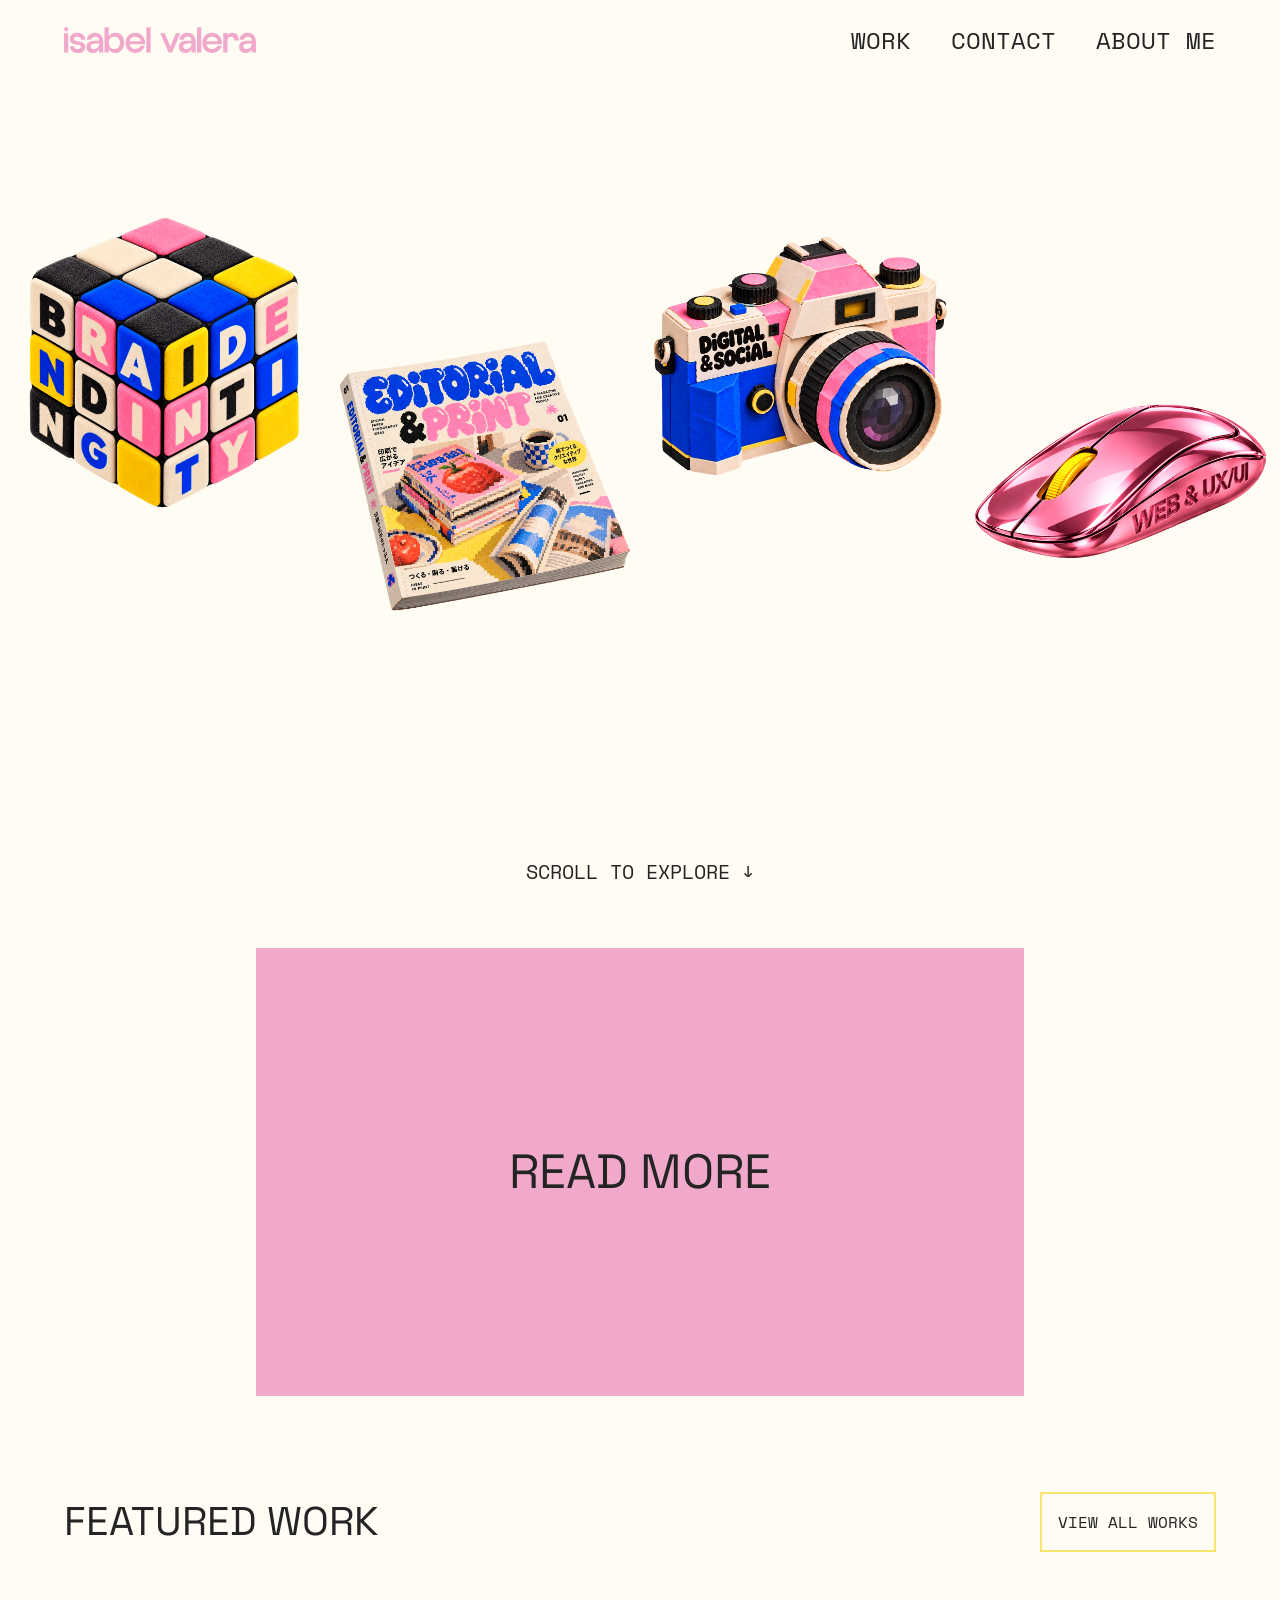
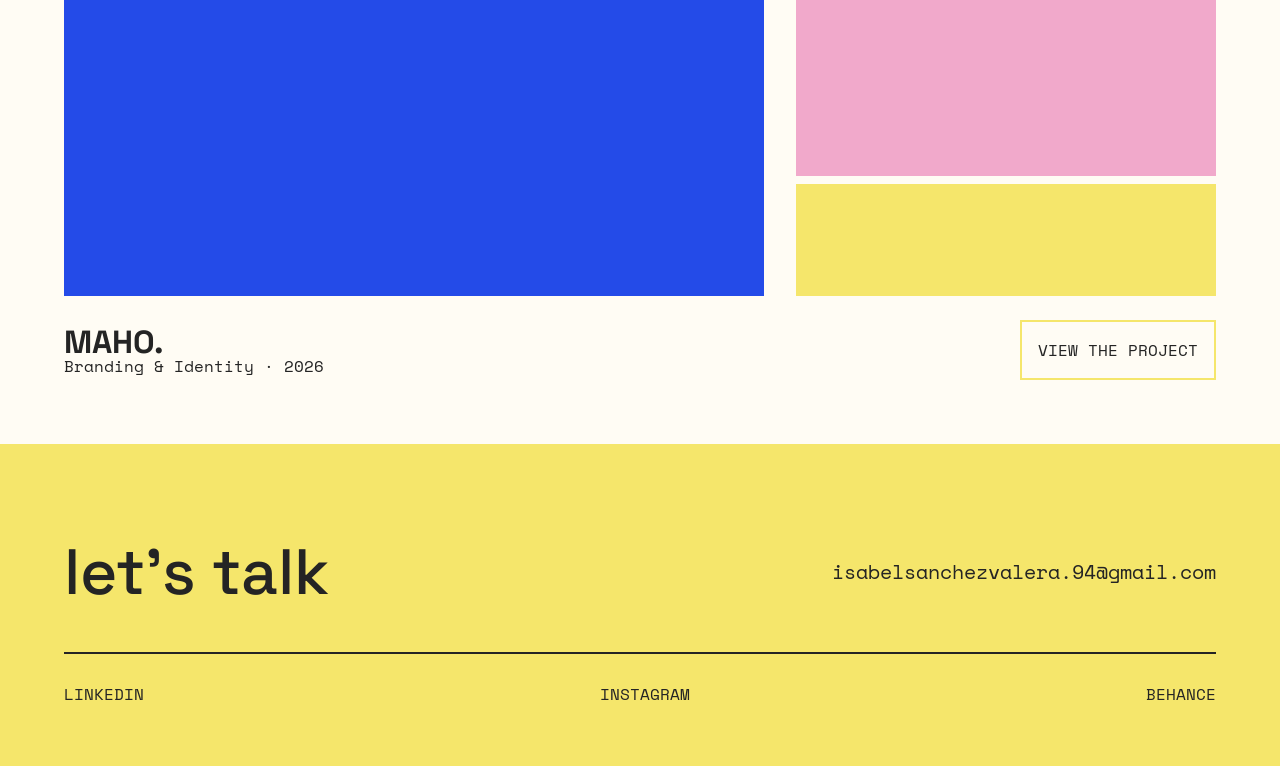
<file: index.html>
<!DOCTYPE html>
<html lang="en">

<head>
    <meta charset="UTF-8">
    <meta name="viewport" content="width=device-width, initial-scale=1.0">
    <title>isabel valera</title>
    <link rel="stylesheet" href="css/index.css">
    <link rel="stylesheet"
        href="https://fonts.googleapis.com/css2?family=Space+Grotesk:wght@300..700&amp;family=Space+Mono:wght@400;700&amp;display=swap">
</head>

<body>

    <!-- Header -->

    <header class="Header">
        <div class="Header-wrapper">
            <h1 class="Header-h1">



                <a href="index.html" class="Header-logoLink">
                    <img class="Header-logo" src="assets/logo-svg.svg" alt="Logotipo de Isabel Valera">
                </a>

            </h1>

            <nav class="Header-nav">
                <ul class="Header-ul">
                    <li class="Header-li">
                        <a href="work/work.html" class="Header-link">work</a>
                    </li>
                    <li class="Header-li">
                        <a href="contact/contact.html" class="Header-link">contact</a>
                    </li>
                    <li class="Header-li">
                        <a href="aboutme.html" class="Header-link">about me</a>
                    </li>
                </ul>
            </nav>
        </div>
    </header>

    <!-- Main -->
    <main class="Main">

        <!--Hero-->

        <div class="Hero">
            <div class="Hero-objects">

                <article class="Hero-article">
                    <a href="branding/brand.html" class="Hero-link">
                        <h2 class="Hero-h2">branding &amp; identity</h2>

                        <div class="Hero-objectWrapper">
                            <div class="Hero-object">
                                <img class="Hero-img" src="assets/branding.webp" alt="Cubo 3D Branding & Identity">
                            </div>
                        </div>
                    </a>
                </article>

                <article class="Hero-article Hero-article--lower">
                    <a href="editorial.html" class="Hero-link">
                        <h2 class="Hero-h2">editorial &amp; print</h2>

                        <div class="Hero-objectWrapper">
                            <div class="Hero-object">
                                <img class="Hero-img" src="assets/editorial.webp"
                                    alt="Revista para Editorial & Print">
                            </div>
                        </div>
                    </a>
                </article>

                <article class="Hero-article">
                    <a href="digital.html" class="Hero-link">
                        <h2 class="Hero-h2">digital &amp; social</h2>

                        <div class="Hero-objectWrapper">
                            <div class="Hero-object">
                                <img class="Hero-img" src="assets/social.webp" alt="Camara para Digital & Social">
                            </div>
                        </div>
                    </a>
                </article>

                <article class="Hero-article Hero-article--lower">
                    <a href="web.html" class="Hero-link">
                        <h2 class="Hero-h2">web &amp; UX/UI</h2>

                        <div class="Hero-objectWrapper">
                            <div class="Hero-object">
                                <img class="Hero-img" src="assets/web.webp"
                                    alt="Mouse para Web & UX/UI">
                            </div>
                        </div>
                    </a>
                </article>
            </div>

            <div class="Hero-scroll">
                <span class="Hero-scrollText">Scroll to explore</span>
                <span class="Hero-scrollArrow">↓</span>
            </div>
        </div>

        <!-- Slider -->

        <section class="Slider">
            <div class="Slider-wrapper">

                <button type="button" class="Slider-card Slider-card--pink">
                    read more
                </button>

                <div class="Slider-card Slider-card--blue">
                    <header class="Slider-intro">
                        <h2 class="Slider-h2">what i do</h2>
                        <p class="Slider-description">I'm a multidisciplinary graphic designer turning ideas into visual
                            stories with personality and purpose. Blending creativity, strategy, and a playful mindset,
                            I create designs that look good, feel right, and make an impact.</p>
                    </header>

                    <div class="Slider-preview">
                        <div class="Slider-controls">

                            <button type="button" class="Slider-previous">
                                ◀
                            </button>
                            <img src="assets/branding.webp"Cubo 3D de Branding & Identity" class="Slider-img">
                            <!-- Aquí irá la imagen o modelo 3D -->

                            <button type="button" class="Slider-next">
                                ▶
                            </button>
                        </div>
                        <h3 class="Slider-h3">brand &amp; identity</h3>
                    </div>
                </div>
            </div>

        </section>

        <!-- Featured Work -->
        <section class="FeaturedWork">

            <header class="FeaturedWork-header">
                <h2 class="FeaturedWork-h2">featured work</h2>


                <button type="button" class="FeaturedWork-allButton" onclick="window.location.href='work.html'">
                    View all works
                </button>
            </header>


            <div class="FeaturedWork-carousel">


                <article class="FeaturedWork-project">


                    <div class="FeaturedWork-images">

                        <div class="FeaturedWork-image FeaturedWork-image--main"></div>

                        <div class="FeaturedWork-image FeaturedWork-image--top"></div>

                        <div class="FeaturedWork-image FeaturedWork-image--bottom"></div>

                    </div>

                    <header class="FeaturedWork-info">

                        <div class="FeaturedWork-details">
                            <h3 class="FeaturedWork-h3">MAHO.</h3>

                            <p class="FeaturedWork-category">
                                Branding &amp; Identity · 2026
                            </p>
                        </div>

                        <button type="button" class="FeaturedWork-projectButton"
                            onclick="window.location.href='maho.html'">
                            View the project
                        </button>

                    </header>

                </article>

            </div>

        </section>
    </main>
    <!-- Footer -->
    <footer class="Footer">

        <div class="Footer-top">
            <h2 class="Footer-h2">let's talk</h2>

            <a href="mailto:isabelsanchezvalera.94@gmail.com" class="Footer-email">isabelsanchezvalera.94@gmail.com</a>

        </div>

        <nav class="Footer-nav">
            <ul class="Footer-ul">
                <li class="Footerli">
                    <a href="#" class="Footer-link" rel="noreferrer noopener">linkedin</a>
                </li>
                <li class="Footerli">
                    <a href="#" class="Footer-link" rel="noopener noreferrer">instagram</a>
                </li>
                <li class="Footerli">
                    <a href="#" class="Footer-link" rel="noopener noreferrer">Behance</a>
                </li>
            </ul>
        </nav>

    </footer>
</body>

</html>
</file>
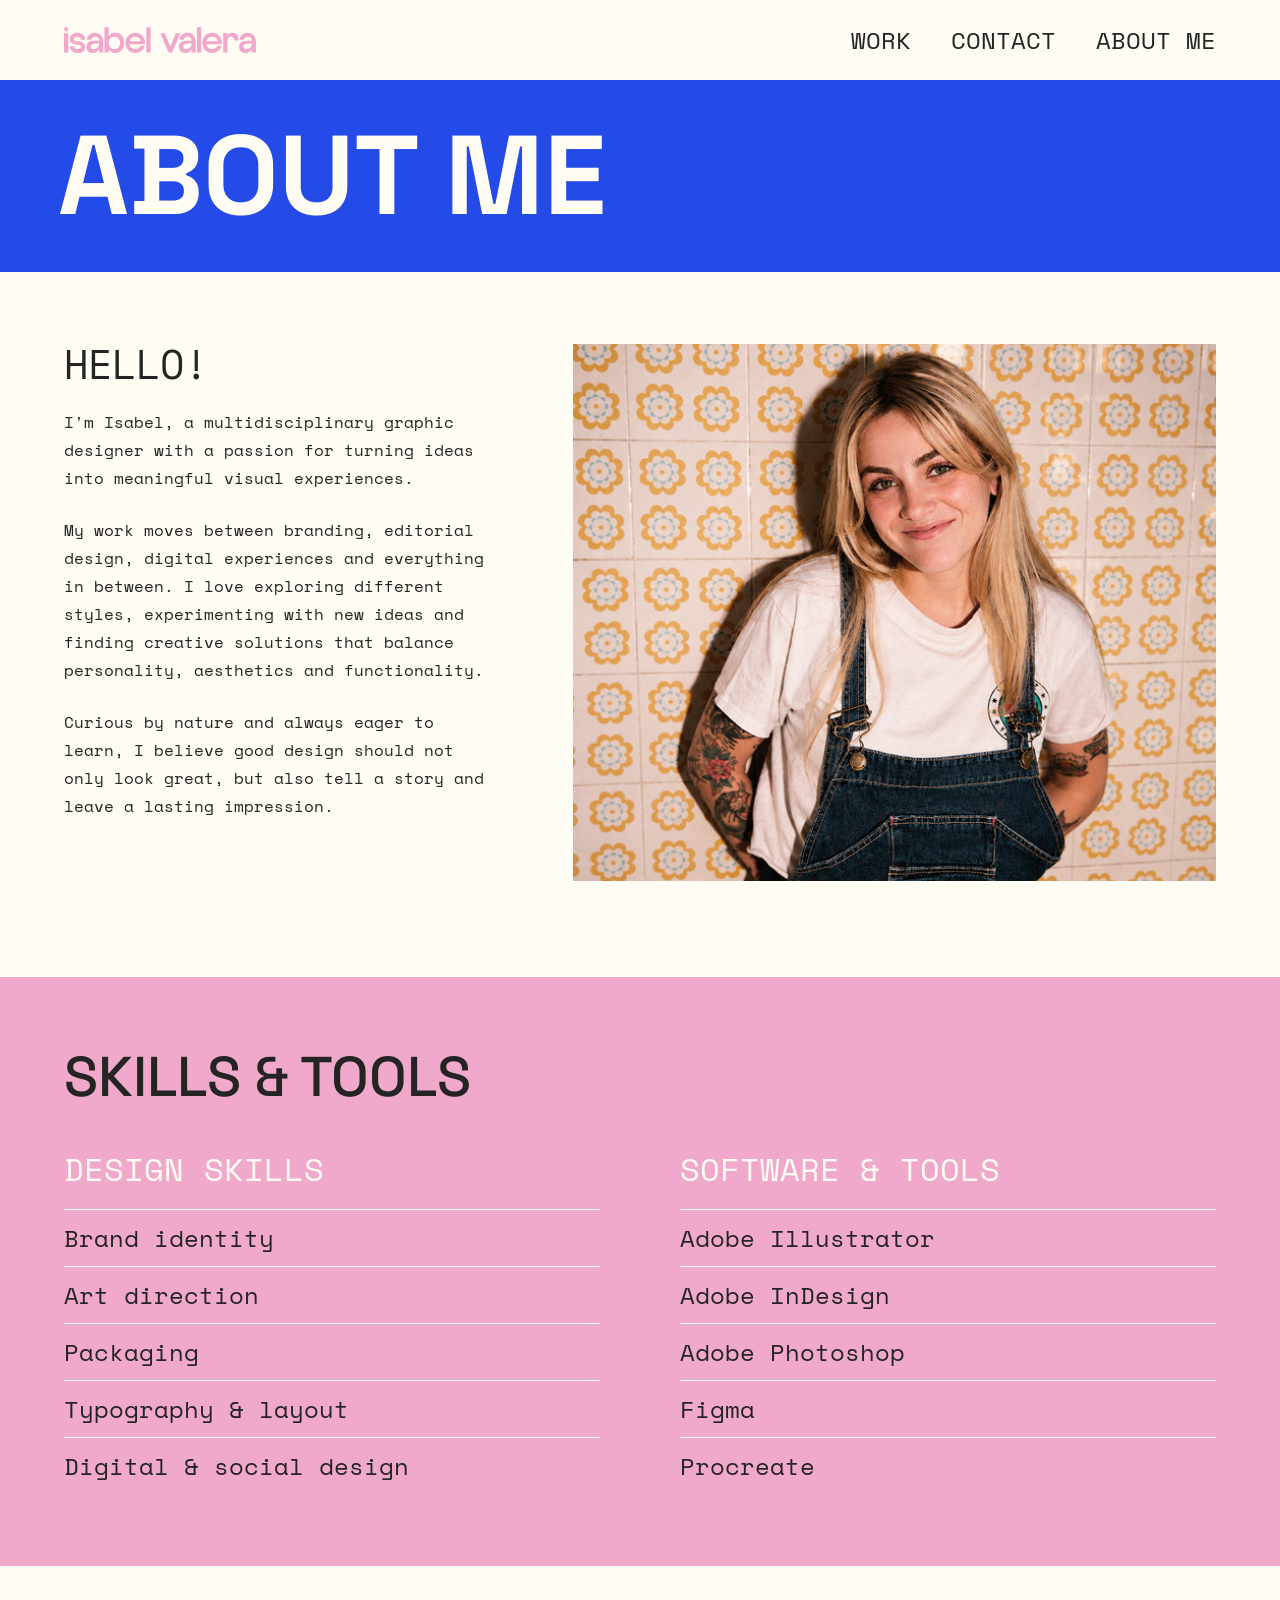
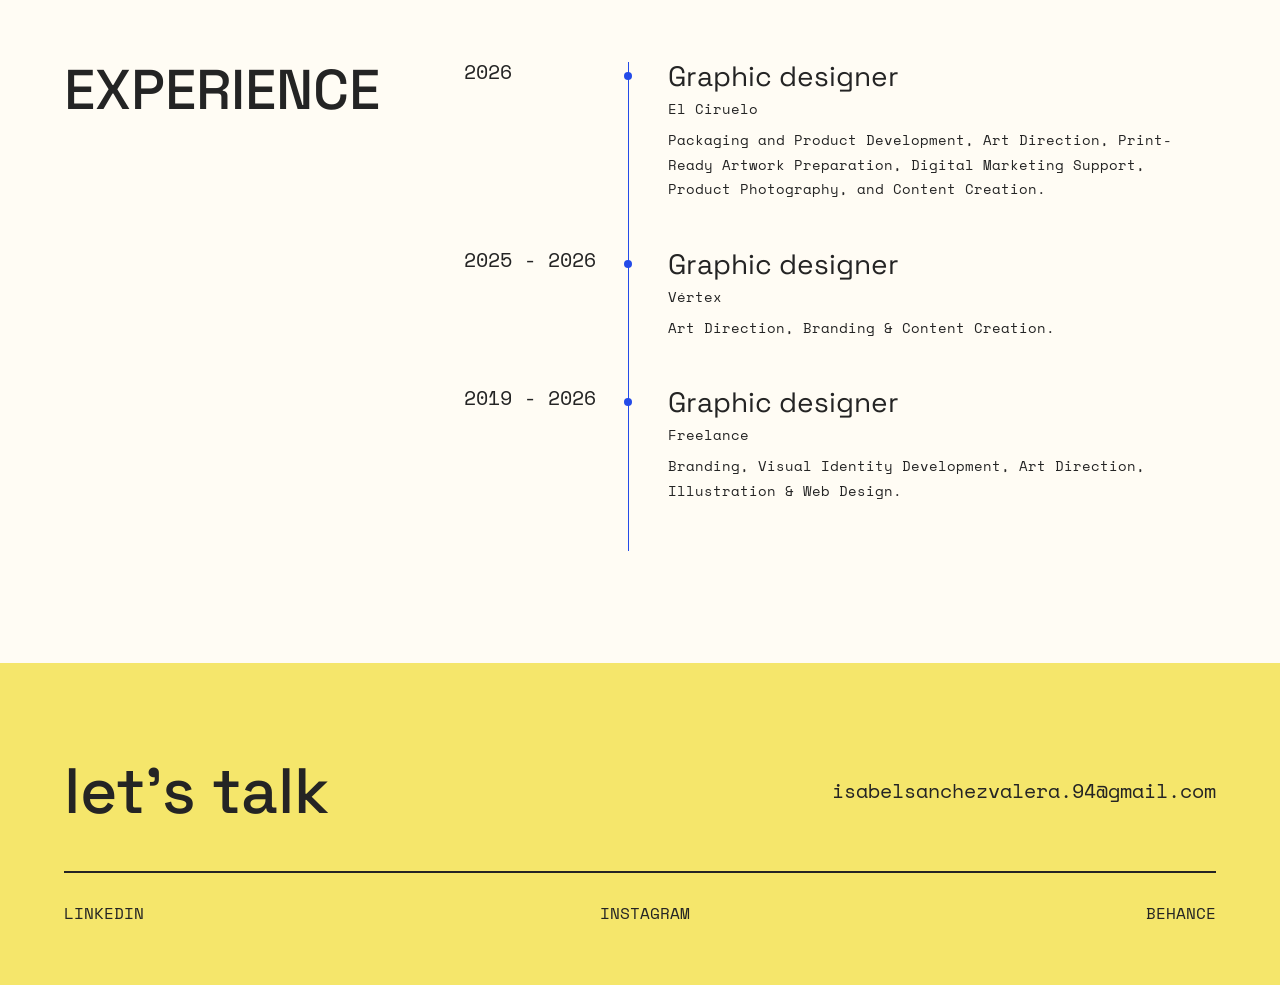
<file: aboutme.html>
<!DOCTYPE html>
<html lang="en">

<head>
    <meta charset="UTF-8">
    <meta name="viewport" content="width=device-width, initial-scale=1.0">
    <title>ABOUT ME</title>
    <link rel="stylesheet" href="css/aboutme.css">
    <link rel="stylesheet"
        href="https://fonts.googleapis.com/css2?family=Space+Grotesk:wght@300..700&amp;family=Space+Mono:wght@400;700&amp;display=swap">

<body>


    <!-- Header -->

    <header class="Header">
        <div class="Header-wrapper">

            <a href="../index.html" class="Header-logoLink">
                <img class="Header-logo" src="../assets/logo-svg.svg" alt="Logotipo de Isabel Valera">
            </a>


            <nav class="Header-nav">
                <ul class="Header-ul">
                    <li class="Header-li">
                        <a href="../work/work.html" class="Header-link">work</a>
                    </li>
                    <li class="Header-li">
                        <a href="../contact/contact.html" class="Header-link">contact</a>
                    </li>
                    <li class="Header-li">
                        <a href="../aboutme/aboutme.html" class="Header-link">about me</a>
                    </li>
                </ul>
            </nav>
        </div>
    </header>

    <!--Main-->
    <main class="Main">

        <header class="Main-header">
            <div class="Main-wrapper">
                <h1 class="Main-h1">About me</h1>
            </div>
        </header>

        <section class="Intro">
            <div class="Intro-wrapper">

                <div class="Intro-info">

                    <h2 class="Intro-h2">hello!</h2>
                    <p class="Intro-p">I'm Isabel, a multidisciplinary graphic designer with a passion for turning ideas
                        into meaningful visual experiences.</p>
                    <p class="Intro-p"> My work moves between branding, editorial design,
                        digital experiences and everything in between.
                        I love exploring different styles, experimenting
                        with new ideas and finding creative solutions
                        that balance personality, aesthetics and
                        functionality.</p>
                    <p class="Intro-p"> Curious by nature and always eager to learn,
                        I believe good design should not only look great,
                        but also tell a story and leave a lasting
                        impression.</p>
                </div>

                <div class="Intro-media">
                   <img src="../assets/Portrait composition.jpg" alt="Foto personal " class="Intro-image">
                </div>
            </div>
        </section>

        <section class="Skills">

            <div class="Skills-wrapper">

                <h2 class="Skills-h2">Skills &amp; Tools</h2>

                <div class="Skills-columns">

                    <div class="Skills-group">

                        <h3 class="Skills-h3">Design Skills</h3>

                        <ul class="Skills-list">
                            <li class="Skills-item">Brand identity</li>
                            <li class="Skills-item">Art direction</li>
                            <li class="Skills-item">Packaging</li>
                            <li class="Skills-item">Typography &amp; layout</li>
                            <li class="Skills-item">Digital &amp; social design</li>
                        </ul>

                    </div>
                    <div class="Skills-group">

                        <h3 class="Skills-h3">Software &amp; Tools</h3>

                        <ul class="Skills-list">
                            <li class="Skills-item">Adobe Illustrator</li>
                            <li class="Skills-item">Adobe InDesign</li>
                            <li class="Skills-item">Adobe Photoshop</li>
                            <li class="Skills-item">Figma</li>
                            <li class="Skills-item">Procreate</li>
                        </ul>

                    </div>

                </div>

            </div>

        </section>

        <section class="Experience">

            <div class="Experience-wrapper">

                <h2 class="Experience-h2">Experience</h2>

                <div class="Experience-list">

                    <article class="Experience-item">

                        <p class="Experience-date">2026</p>

                        <div class="Experience-track">
                            <span class="Experience-dot"></span>
                        </div>

                        <div class="Experience-info">

                            <h3 class="Experience-h3">Graphic designer</h3>
                            <p class="Experience-company">El Ciruelo</p>

                            <p class="Experience-p">
                                Packaging and Product Development, Art Direction, Print-Ready Artwork Preparation,
                                Digital Marketing Support, Product Photography, and Content Creation.
                            </p>

                        </div>

                    </article>

                    <article class="Experience-item">

                        <p class="Experience-date">2025 - 2026</p>

                        <div class="Experience-track">
                            <span class="Experience-dot"></span>
                        </div>

                        <div class="Experience-info">

                            <h3 class="Experience-h3">Graphic designer</h3>

                            <p class="Experience-company">Vértex</p>

                            <p class="Experience-p">
                                Art Direction, Branding & Content Creation.
                            </p>

                        </div>

                    </article>

                    <article class="Experience-item">

                        <p class="Experience-date">2019 - 2026</p>

                        <div class="Experience-track">
                            <span class="Experience-dot"></span>
                        </div>

                        <div class="Experience-info">

                            <h3 class="Experience-h3">Graphic designer</h3>

                            <p class="Experience-company">Freelance</p>

                            <p class="Experience-p">
                                Branding, Visual Identity Development, Art Direction, Illustration & Web Design.
                            </p>

                        </div>

                    </article>

                </div>

            </div>

        </section>

    </main>

    <!-- Footer -->
    <footer class="Footer">

        <div class="Footer-top">
            <h2 class="Footer-h2">let's talk</h2>

            <a href="mailto:isabelsanchezvalera.94@gmail.com" class="Footer-email">isabelsanchezvalera.94@gmail.com</a>

        </div>

        <nav class="Footer-nav">
            <ul class="Footer-ul">
                <li class="Footerli">
                    <a href="#" class="Footer-link" rel="noreferrer noopener">linkedin</a>
                </li>
                <li class="Footerli">
                    <a href="#" class="Footer-link" rel="noopener noreferrer">instagram</a>
                </li>
                <li class="Footerli">
                    <a href="#" class="Footer-link" rel="noopener noreferrer">Behance</a>
                </li>
            </ul>
        </nav>

    </footer>


</body>

</html>
</file>
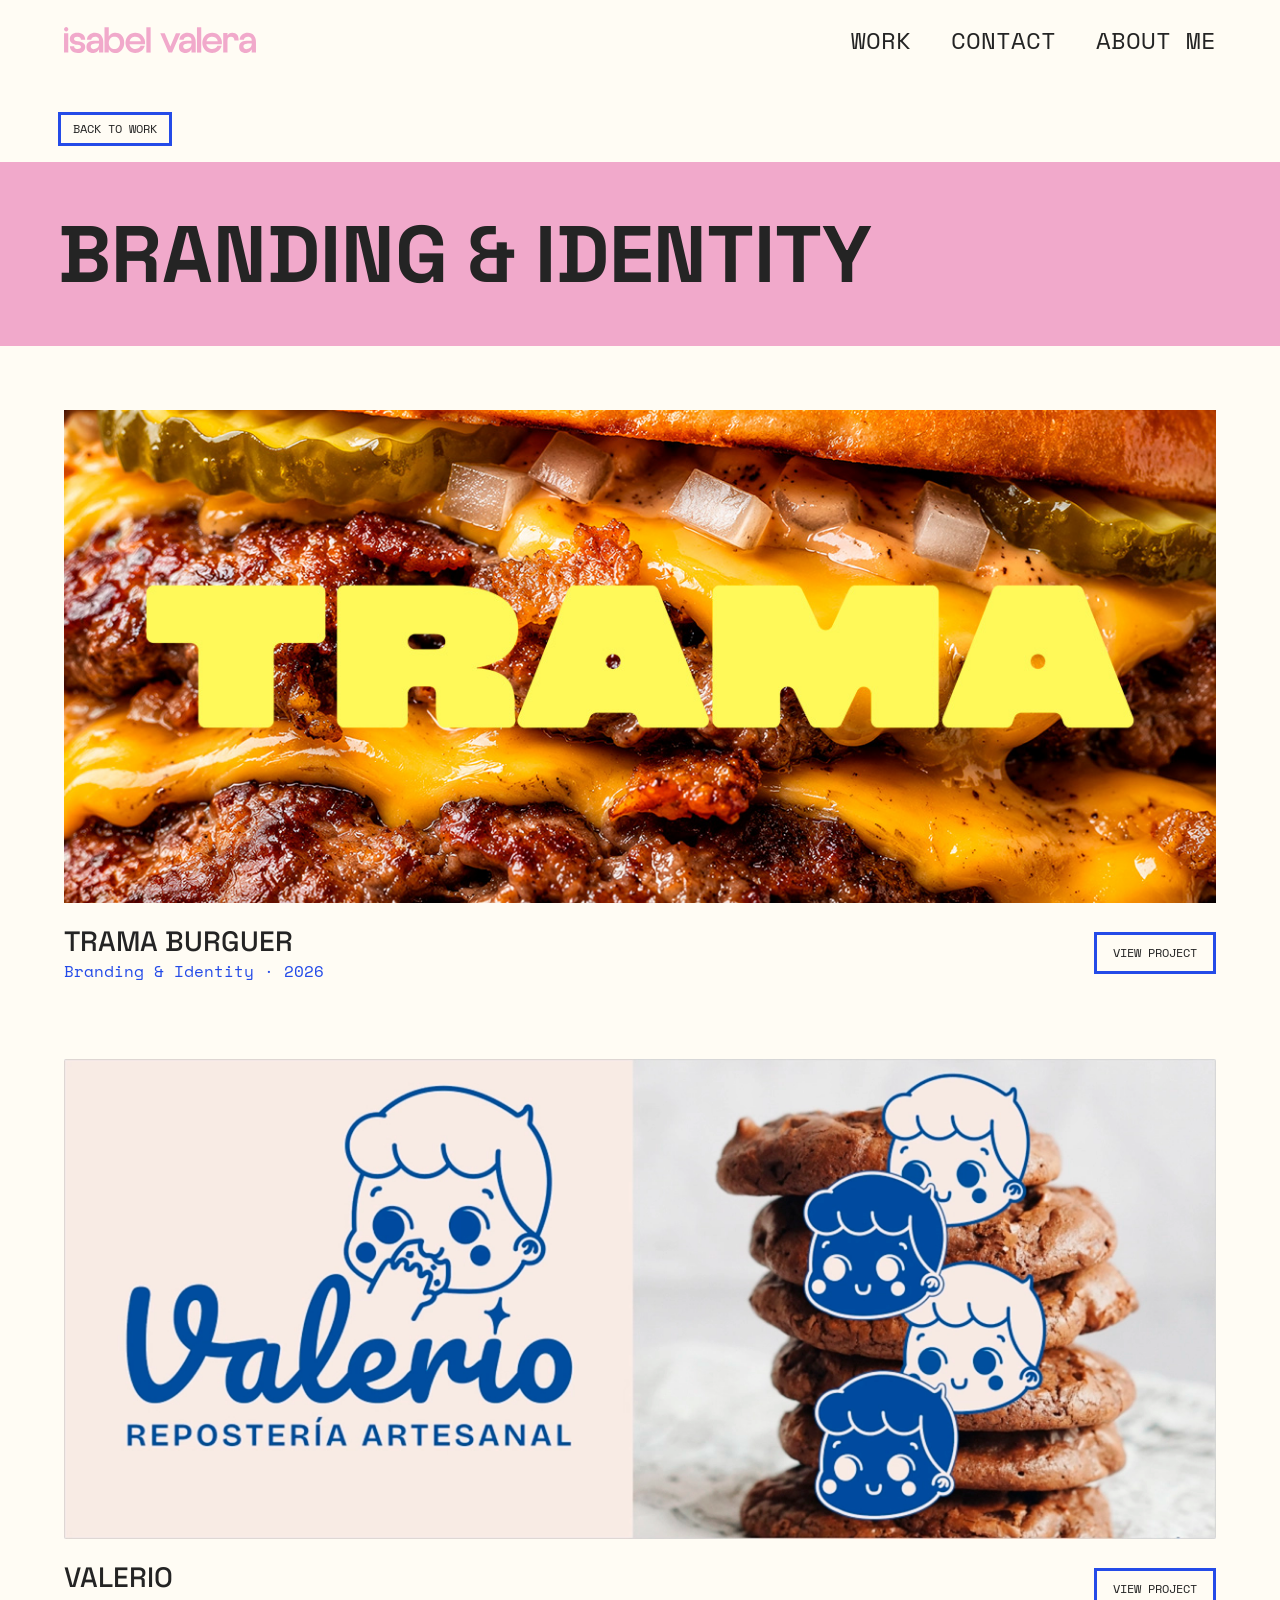
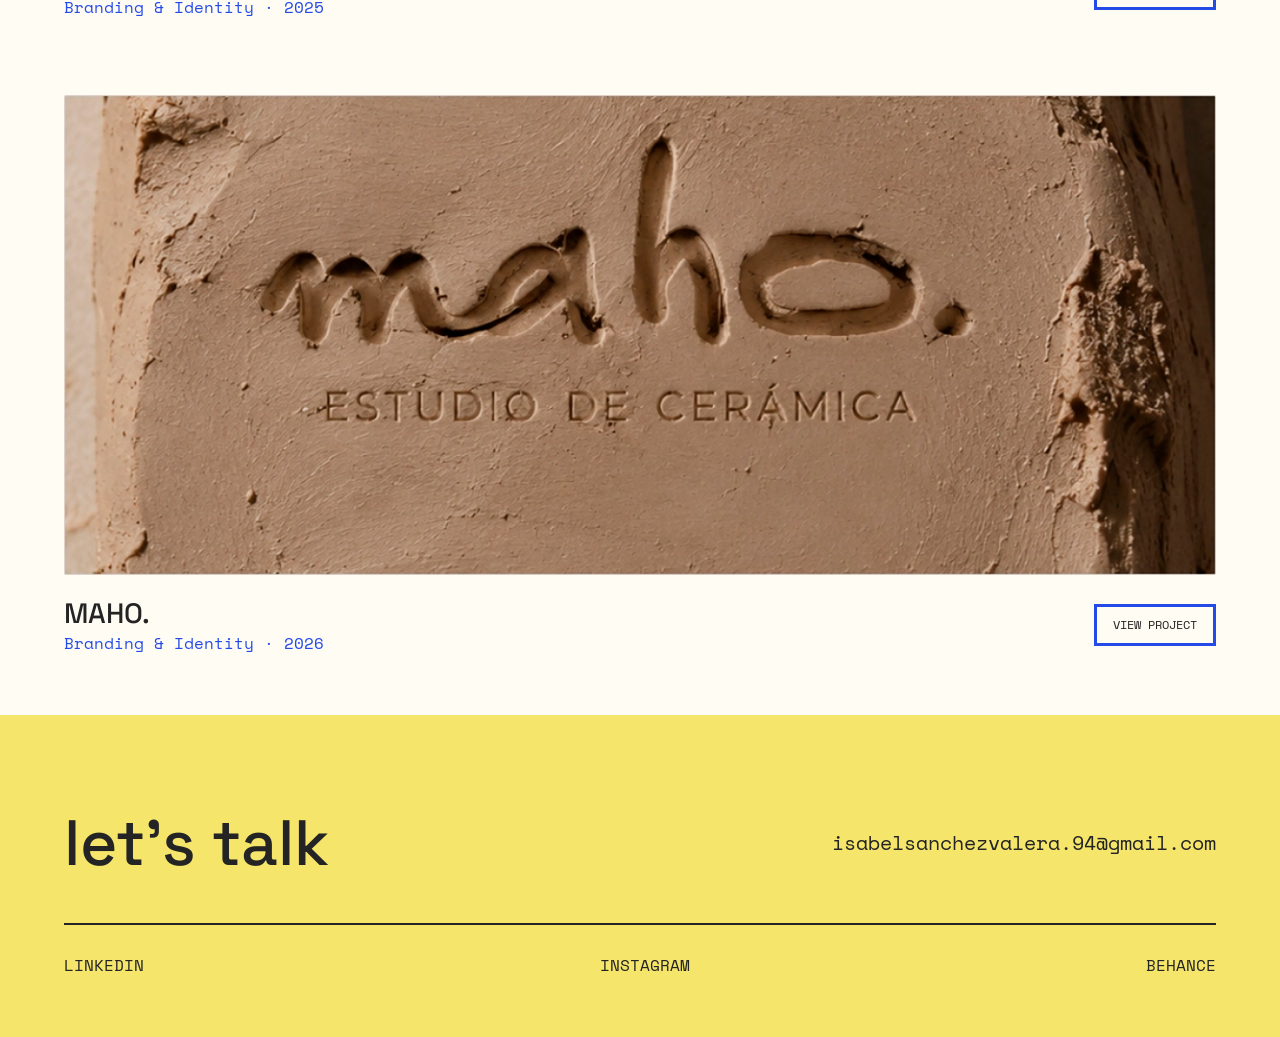
<file: brand.html>
<!DOCTYPE html>
<html lang="en">

<head>
    <meta charset="UTF-8">
    <meta name="viewport" content="width=device-width, initial-scale=1.0">
    <title>BRANDING & IDENTITY</title>
    <link rel="stylesheet" href="css/brand.css">
    <link rel="stylesheet"
        href="https://fonts.googleapis.com/css2?family=Space+Grotesk:wght@300..700&amp;family=Space+Mono:wght@400;700&amp;display=swap">
</head>

<body>
    <!-- Header -->

    <header class="Header">
        <div class="Header-wrapper">

            <a href="../index.html" class="Header-logoLink">
                <img class="Header-logo" src="../assets/logo-svg.svg" alt="Logotipo de Isabel Valera">
            </a>


            <nav class="Header-nav">
                <ul class="Header-ul">
                    <li class="Header-li">
                        <a href="../work/work.html" class="Header-link">work</a>
                    </li>
                    <li class="Header-li">
                        <a href="../contact/contact.html" class="Header-link">contact</a>
                    </li>
                    <li class="Header-li">
                        <a href="../aboutme/aboutme.html" class="Header-link">about me</a>
                    </li>
                </ul>
            </nav>
        </div>
    </header>

    </!-- Mai -->

    <main class="Main">

        <div class="Main-backWrapper">
            <a href="../work/work.html" class="Main-back">back to work</a>
        </div>

        <header class="Main-header">
            <div class="Main-wrapper">
                <h1 class="Main-h1">Branding &amp; Identity</h1>
            </div>
        </header>

        <div class="Projects">

            <article class="Projects-item">

                <div class="Projects-media">
                    <img src="../assets/tramabranding.jpg" alt="Identidad visual de TRAMA" class="Projects-image">
                </div>

                <div class="Projects-info">

                    <div class="Projects-text">
                        <h2 class="Projects-h2">Trama Burguer</h2>
                        <p class="Projects-p">Branding &amp; Identity · 2026</p>
                    </div>

                    <a href="../project/project1.html" class="Projects-link">view project</a>
                </div>
            </article>

            <article class="Projects-item">

                <div class="Projects-media">
                    <img src="../assets/valeriobranding.webp" class="Projects-image" alt="Identidad visual de Valerio">
                </div>

                <div class="Projects-info">

                    <div class="Projects-text">
                        <h2 class="Projects-h2">Valerio</h2>
                        <p class="Projects-p">Branding &amp; Identity · 2025</p>
                    </div>

                    <a href="#" class="Projects-link">view project</a>

                </div>

            </article>

            <article class="Projects-item">

                <div class="Projects-media">
                    <img src="../assets/mahobranding.webp" class="Projects-image" alt="Identidad visual de MAHO, estudio de cerámica">
                </div>

                <div class="Projects-info">

                    <div class="Projects-text">
                        <h2 class="Projects-h2">MAHO.</h2>
                        <p class="Projects-p">Branding &amp; Identity · 2026</p>
                    </div>

                    <a href="#" class="Projects-link">view project</a>


                </div>

            </article>
        </div>
    </main>

    <!-- Footer -->
    <footer class="Footer">

        <div class="Footer-top">
            <h2 class="Footer-h2">let's talk</h2>

            <a href="mailto:isabelsanchezvalera.94@gmail.com" class="Footer-email">isabelsanchezvalera.94@gmail.com</a>

        </div>

        <nav class="Footer-nav">
            <ul class="Footer-ul">
                <li class="Footerli">
                    <a href="#" class="Footer-link" rel="noreferrer noopener">linkedin</a>
                </li>
                <li class="Footerli">
                    <a href="#" class="Footer-link" rel="noopener noreferrer">instagram</a>
                </li>
                <li class="Footerli">
                    <a href="#" class="Footer-link" rel="noopener noreferrer">Behance</a>
                </li>
            </ul>
        </nav>

    </footer>

</body>

</html>
</file>
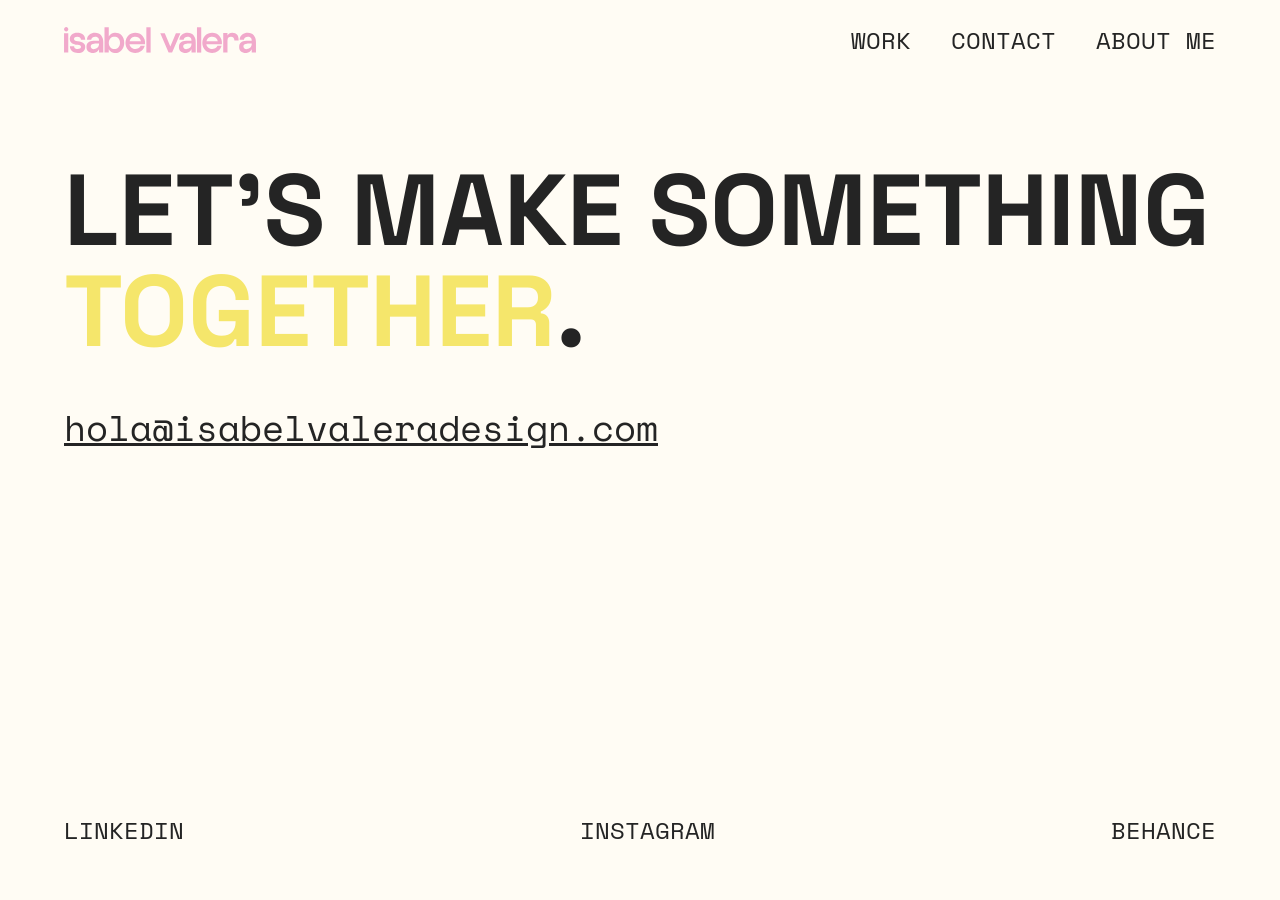
<file: contact.html>
<!DOCTYPE html>
<html lang="en">

<head>
    <meta charset="UTF-8">
    <meta name="viewport" content="width=device-width, initial-scale=1.0">
    <title>CONTACT</title>
    <link rel="stylesheet" href="css/contact.css">
    <link rel="stylesheet"
        href="https://fonts.googleapis.com/css2?family=Space+Grotesk:wght@300..700&amp;family=Space+Mono:wght@400;700&amp;display=swap">

</head>

<body>

    <!-- Header -->

    <header class="Header">
        <div class="Header-wrapper">

            <a href="../index.html" class="Header-logoLink">
                <img class="Header-logo" src="../assets/logo-svg.svg" alt="Logotipo de Isabel Valera">
            </a>


            <nav class="Header-nav">
                <ul class="Header-ul">
                    <li class="Header-li">
                        <a href="../work/work.html" class="Header-link">work</a>
                    </li>
                    <li class="Header-li">
                        <a href="../contact/contact.html" class="Header-link">contact</a>
                    </li>
                    <li class="Header-li">
                        <a href="../aboutme/aboutme.html" class="Header-link">about me</a>
                    </li>
                </ul>
            </nav>
        </div>
    </header>


    <!-- Main-->


    <main class="Main">



        <section class="Contact">

            <div class="Contact-content">

                <h1 class="Contact-h1">
                    Let's make something
                    <span class="Contact-line">
                        <span class="Contact-accent">together</span>.
                    </span>
                
                </h1>

                <a class="Contact-email" href="mailto:hola@isabelvaleradesign.com">
                    hola@isabelvaleradesign.com
                </a>

            </div>

            <nav class="Contact-socials" aria-label="Redes sociales">

                <ul class="Contact-list">

                    <li class="Contact-item">
                        <a class="Contact-link" href="#">
                            LinkedIn
                        </a>
                    </li>

                    <li class="Contact-item">
                        <a class="Contact-link" href="#">
                            Instagram
                        </a>
                    </li>

                    <li class="Contact-item">
                        <a class="Contact-link" href="#">
                            Behance
                        </a>
                    </li>

                </ul>

            </nav>

        </section>

    </main>


</body>

</html>
</file>
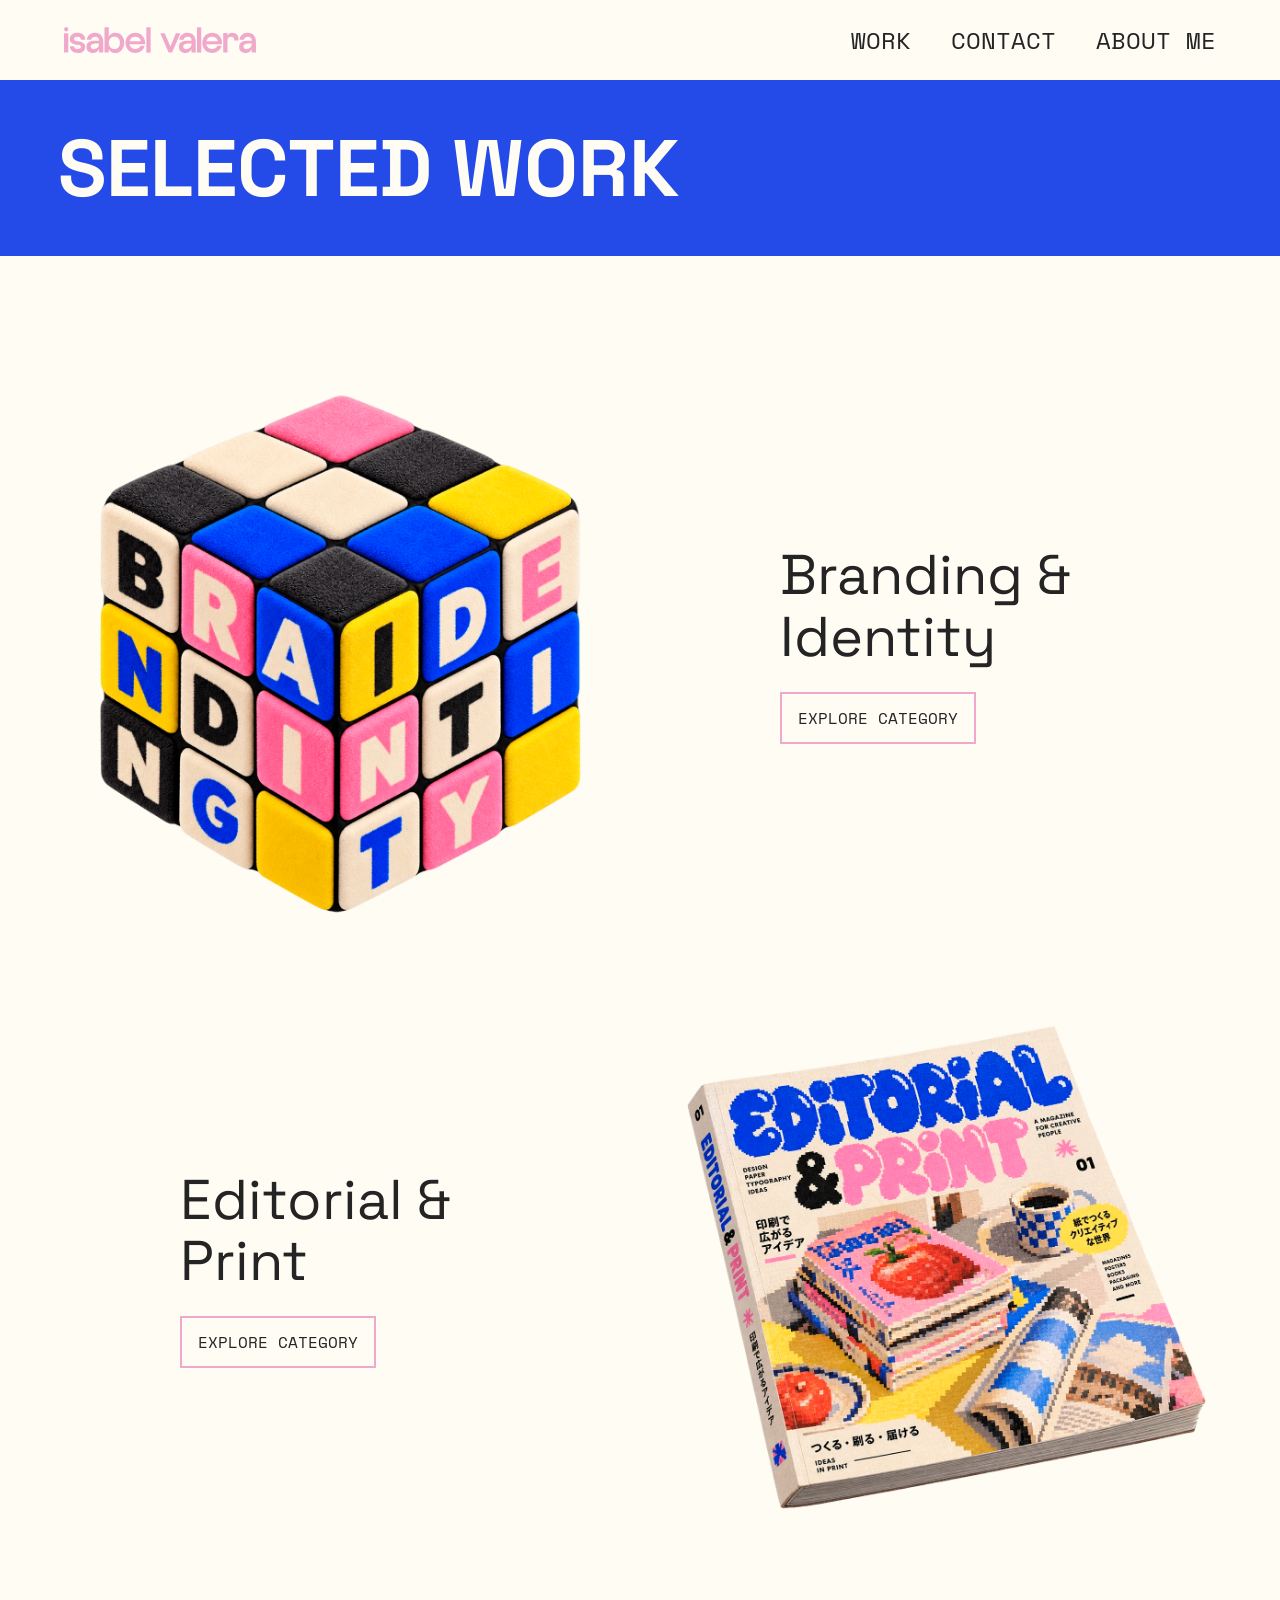
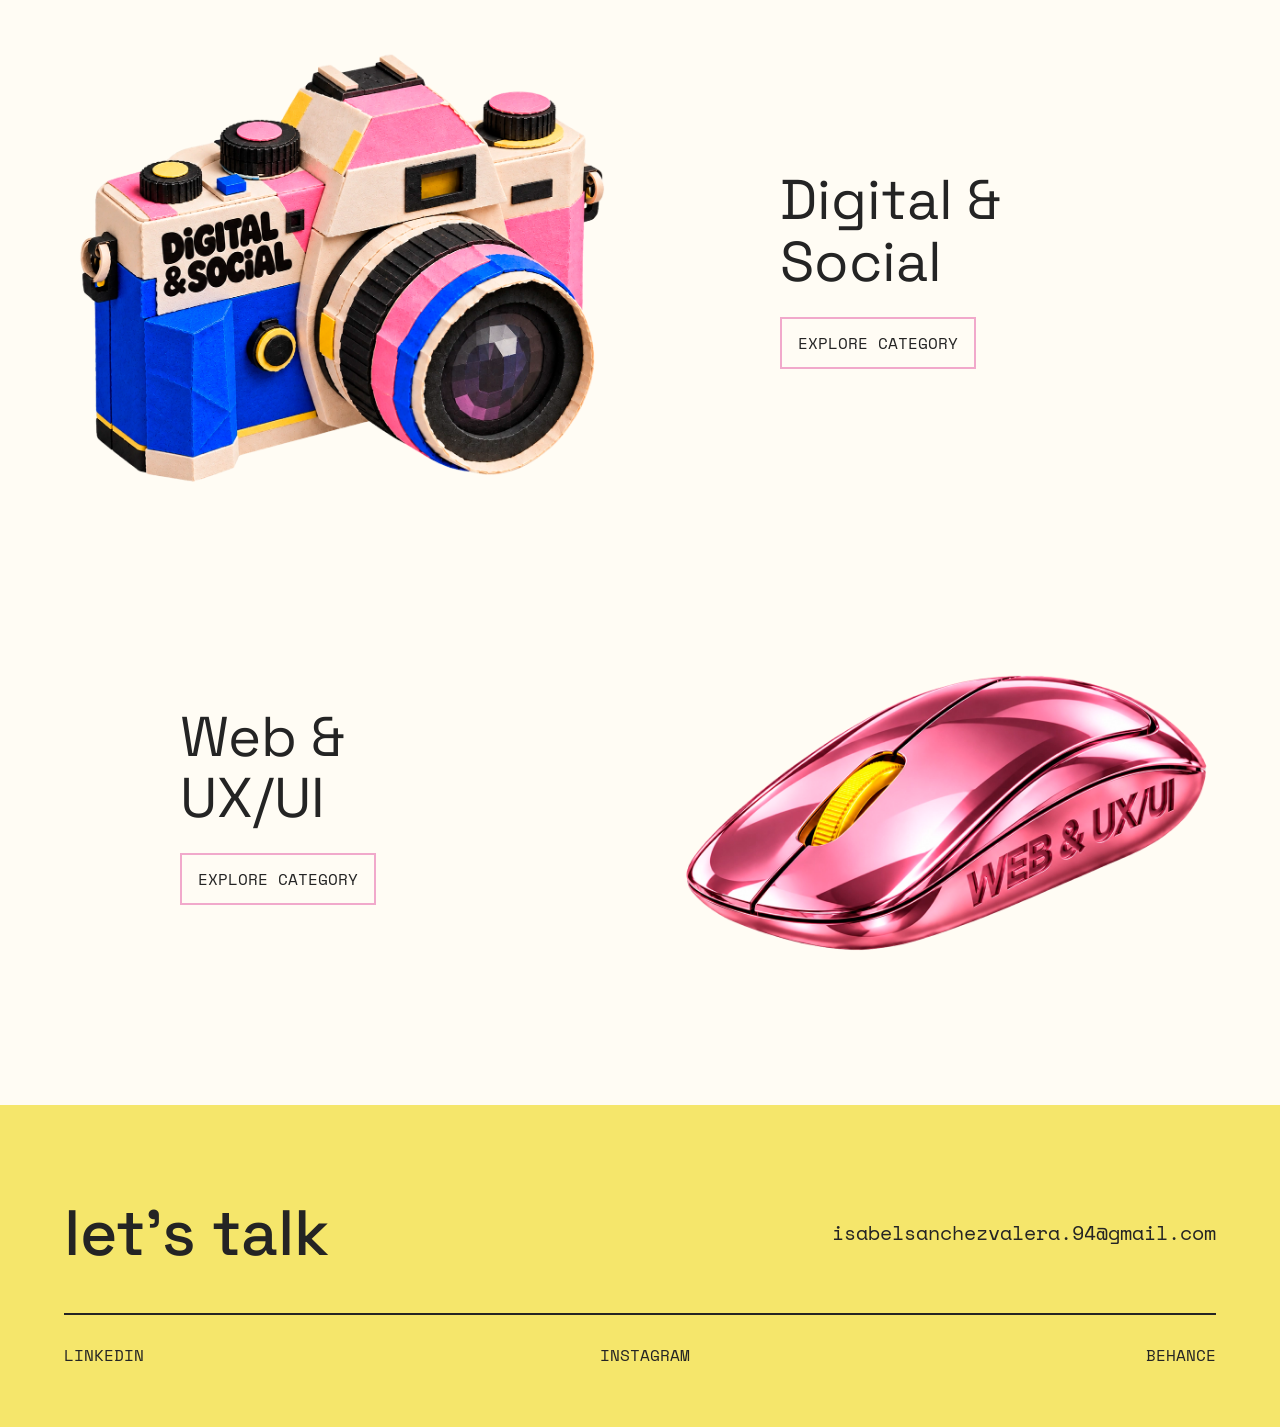
<file: work/work.html>
<!DOCTYPE html>
<html lang="en">

<head>
    <meta charset="UTF-8">
    <meta name="viewport" content="width=device-width, initial-scale=1.0">
    <title>WORK</title>
    <link rel="stylesheet" href="css/work.css">
    <link rel="stylesheet"
        href="https://fonts.googleapis.com/css2?family=Space+Grotesk:wght@300..700&amp;family=Space+Mono:wght@400;700&amp;display=swap">
</head>

<body>


    <!-- Header -->

    <header class="Header">
        <div class="Header-wrapper">

            <a href="../index.html" class="Header-logoLink">
                <img src="../assets/logo-svg.svg" class="Header-logo" alt="Logo isabel valera">
            </a>


            <nav class="Header-nav">
                <ul class="Header-ul">
                    <li class="Header-li">
                        <a href="../work/work.html" class="Header-link">work</a>
                    </li>
                    <li class="Header-li">
                        <a href="../contact/contact.html" class="Header-link">contact</a>
                    </li>
                    <li class="Header-li">
                        <a href="../aboutme/aboutme.html" class="Header-link">about me</a>
                    </li>
                </ul>
            </nav>
        </div>
    </header>

    <!--Main--.-->

    <main class="Main">

        <header class="Main-header">
            <div class="Main-wrapper">
                <h1 class="Main-h1">selected work</h1>
            </div>
        </header>

        <section class="Work">

            <article class="Work-category">
                <div class="Work-image">
                    <img class="Work-img" src="../assets/branding.webp" alt="Cubo 3D de Branding & Identity">
                </div>

                <div class="Work-info">
                    <h2 class="Work-h2">Branding &amp; Identity</h2>

                    <a href="../branding/brand.html" class="Work-link">
                        explore category
                    </a>
                </div>
            </article>

            <article class="Work-category">
                <div class="Work-info">
                    <h2 class="Work-h2">Editorial &amp; Print</h2>
                    <a href="#" class="Work-link">
                        explore category
                    </a>
                </div>

                <div class="Work-image">
                    <img src="../assets/editorial.webp" alt="Revista de Editorial & Print" class="Work-img">
                </div>
            </article>

            <article class="Work-category">
                <div class="Work-image">
                    <img class="Work-img" src="../assets/social.webp" alt="Camara Digital & Social">
                </div>

                <div class="Work-info">
                    <h2 class="Work-h2">Digital &amp; Social</h2>

                    <a href="#" class="Work-link">
                        explore category
                    </a>
                </div>
            </article>

            <article class="Work-category">
                <div class="Work-info">
                    <h2 class="Work-h2">Web &amp; UX/UI</h2>
                    <a href="#" class="Work-link">
                        explore category
                    </a>
                </div>

                <div class="Work-image">
                    <img src="../assets/web.webp" alt="Raton Web & Ux/UI" class="Work-img">
                </div>
            </article>

        </section>

    </main>


     <!-- Footer -->
    <footer class="Footer">

        <div class="Footer-top">
            <h2 class="Footer-h2">let's talk</h2>

            <a href="mailto:isabelsanchezvalera.94@gmail.com" class="Footer-email">isabelsanchezvalera.94@gmail.com</a>

        </div>

        <nav class="Footer-nav">
            <ul class="Footer-ul">
                <li class="Footerli">
                    <a href="#" class="Footer-link" rel="noreferrer noopener">linkedin</a>
                </li>
                <li class="Footerli">
                    <a href="#" class="Footer-link" rel="noopener noreferrer">instagram</a>
                </li>
                <li class="Footerli">
                    <a href="#" class="Footer-link" rel="noopener noreferrer">Behance</a>
                </li>
            </ul>
        </nav>

    </footer>
</body>

</html>
</file>
<file: css/index.css>
:root {
    font-size: 100%;
    font-family: system-ui, sans-serif;
    scroll-behavior: smooth;
}

*,
*::before,
*::after {
    margin: 0;
    padding: 0;
    border: 0;
    box-sizing: border-box;
    vertical-align: baseline;
}

*::before,
*::after {
    display: block;
}

img,
picture,
video,
iframe,
figure,
canvas {
    max-width: 100%;
    display: block;
    width: 100%;
    height: initial;
    object-fit: cover;
    object-position: center center;
}

a {
    display: block;
    text-decoration: none;
    color: inherit;
    font: inherit;
}

p a {
    display: inline;
}

li,
menu,
summary {
    list-style-type: none;
}

ol {
    counter-reset: revert;
}

h1,
h2,
h3,
h4,
h5,
h6,
p,
span,
a,
strong,
blockquote,
i,
b,
u,
em,
pre,
code,
mark,
del {
    font: inherit;
    line-height: 1em;
    text-decoration: none;
    color: inherit;
    overflow-wrap: break-word;
    text-wrap: pretty;
}

mark {
    background-color: transparent;
}

blockquote::before,
blockquote::after,
q::before,
q::after {
    content: none;
}

form,
input,
textarea,
select,
button,
label {
    font: inherit;
    hyphens: auto;
    background-color: transparent;
    color: inherit;
    display: block;
    appearance: none;
}

fieldset {
    border: none;
}

::placeholder {
    color: unset;
}

button,
label {
    cursor: pointer;
}

table,
tr,
td,
th,
tbody,
thead,
tfoot {
    border-collapse: collapse;
    border-spacing: 0;
    font: inherit;
}

svg {
    width: 100%;
    height: initial;
    display: block;
    fill: currentColor;
}

body {
    min-height: 100vh;
    line-height: 1.5em;
    color: inherit;
    hyphens: auto;
    -webkit-font-smoothing: antialiased;
    -moz-osx-font-smoothing: grayscale;
}

/* CUSTOM PROPERTIES */

:root {
    /* Colores */
    --color-background: #FFFCF4;
    --color-text: #242424;
    --color-blue: #244BE8;
    --color-pink: #F1A9CB;
    --color-yellow: #F5E66B;

    /* Tipografías */
    --font-primary: "Space Grotesk", sans-serif;
    --font-secondary: "Space Mono", monospace;
}



body {
    font-family: var(--font-primary);
    background-color: #FFFCF4;
    color: var(--color-text);
}


/* HEADER */

.Header {
    width: 100%;
    min-height: 5rem;

    display: flex;
    flex-flow: row nowrap;
    align-items: center;

    .Header-logo {
        width: 12rem;

        display: block;
    }

    .Header-wrapper {
        width: 100%;
        padding: 0 4rem;

        display: flex;
        justify-content: space-between;
        align-items: center;


        .Header-ul {
            display: flex;
            flex-flow: row nowrap;
            align-items: center;
            gap: 2.5rem;
        }

        .Header-link {
            color: var(--color-text);

            font-family: var(--font-secondary);
            font-size: clamp(1rem, 2vw, 1.5rem);
            font-weight: 400;
            text-transform: uppercase;
        }

    }
}

@media (max-width:48rem) {
    .Header {
        padding: 1rem 0;

        .Header-wrapper {
            padding: 0 1.5rem;


            flex-flow: column nowrap;
            gap: 1rem;

            .Header-ul {
                gap: 0.5rem;
            }
        }
    }
}

/* HERO*/

.Hero {
    width: 93%;
    max-width: 90rem;
    min-height: calc(100vh - 5rem);

    margin: 0 auto;
    padding: 3rem 0 1rem;

    display: flex;
    flex-flow: column nowrap;
    justify-content: space-between;

    .Hero-objects {
        display: grid;
        grid-template-columns: repeat(4, 1fr);
        align-items: center;
        gap: 2.5rem 5rem;


        .Hero-img {
            width: 100%;
            max-width: none;

            margin: 0 auto;

            display: block;

            transform: scale(1.3);
        }

        .Hero-article--lower {
            margin-top: 15rem;
        }
    }


    .Hero-scroll {
        margin: 5rem 0 0;

        text-align: center;

        color: var(--color-text);

        font-family: var(--font-secondary);
        font-size: 1.25rem;
        font-weight: 400;
        text-align: center;
        text-transform: uppercase;
    }

    .Hero-objectWrapper {}

    .Hero-h2 {
        opacity: 0;
        position: absolute;
    }
}

@media (max-width: 64.25rem) {
    .Hero {

        .Hero-objects {
            grid-template-columns: repeat(2, 1fr);
            gap: 3rem;

            .Hero-img {
                max-width: 20rem;

                transform: none;
            }

            .Hero-article--lower {
                margin-top: 0;
            }
        }
    }
}

@media (max-width:48rem) {
    .Hero {
        .Hero-objects {
            grid-template-columns: 1fr;

            .Hero-img {
                width: 100%;
                max-width: 18rem;

                transform: none;
            }

            .Hero-article--lower {
                margin-top: 0;
            }
        }
    }
}

@media(max-widht:17.5rem) {
    .Hero {
        .Hero-objects {
            grid-template-columns: 1fr;
        }

    }
}

/*SLIDRE*/

.Slider {
    width: 60%;
    max-width: 70rem;

    margin: 3rem auto;

    perspective: 75rem;

    .Slider-wrapper {
        width: 100%;

        /*TRANSITION*/

        position: relative;

        transform: rotateX(0deg);
        transition: all .5s ease;
        transform-style: preserve-3d;
    }

    .Slider-card {
        width: 100%;
        min-height: 28rem;
    }

    .Slider-card--pink {
        background-color: var(--color-pink);

        display: flex;
        flex-flow: row nowrap;
        justify-content: center;
        align-items: center;

        font-family: var(--font-primary);
        font-size: 3rem;
        font-weight: 400;
        line-height: 1;
        text-align: center;
        text-transform: uppercase;

        /*TRANSITION*/
        backface-visibility: hidden;

    }

    .Slider-card--blue {
        background-color: var(--color-blue);
        color: var(--color-background);

        padding: 2.3rem;

        display: grid;
        grid-template-columns: 2fr 3fr;
        align-items: center;
        gap: 2rem;

        /*TRANSITION*/
        transform: rotateX(180deg);
        backface-visibility: hidden;

        position: absolute;
        top: 0;
        left: 0;

        .Slider-intro {

            .Slider-h2 {
                padding: 1rem;

                font-size: 3rem;
                font-weight: 400;
                text-transform: uppercase;
            }

            .Slider-description {
                margin: 1.5rem 0 0;

                font-family: var(--font-secondary);
                font-size: 1.25rem;
                line-height: 1.4;
            }


        }

        .Slider-preview {
            width: 100%;

            border: 0.125rem solid var(--color-yellow);

            padding: 1rem;

            display: flex;
            flex-flow: column nowrap;
            align-items: center;
            gap: 1rem;

        }

        .Slider-controls {
            width: 100%;

            display: flex;
            flex-flow: row nowrap;
            justify-content: space-between;
            align-items: center;
            gap: 1rem;
        }

        .Slider-img {
            width: 45%;
            max-width: 14rem;
        }

        .Slider-previous,
        .Slider-next {
            color: var(--color-yellow);

            font-size: 1.5rem;
            cursor: pointer;
        }

        .Slider-h3 {
            text-align: center;

            font-size: clamp(2rem, 5vw, 4rem);
            font-weight: 400;
            text-align: center;
            text-transform: uppercase;
        }
    }
}

/* TRANSTION*/

.Slider--flipped .Slider-wrapper {
    transform: rotateX(180deg);
}

@media (max-width: 48rem) {
    .Slider {
        width: 90%;

        .Slider-card--pink {
            font-size: 2rem;
        }

        .Slider-card--blue {
            padding: 1.5rem;

            grid-template-columns: 1fr;
            gap: 1.5rem;

            .Slider-intro {

                .Slider-h2 {
                    font-size: 2rem;
                }

                .Slider-description {
                    margin: 1rem 0 0;

                    font-size: 1rem;
                }
            }

            .Slider-preview {
                padding: 0.75rem;

                gap: 1rem;

                .Slider-controls {
                    gap: 0.5rem;
                }

                .Slider-img {
                    width: 40%;
                }

                .Slider-h3 {
                    font-size: clamp(1.5rem, 5vw, 2rem);
                }
            }
        }
    }
}

/* FEATURED WORK*/

.FeaturedWork {
    width: 90%;
    max-width: 72rem;

    margin: 6rem auto 4rem;


    .FeaturedWork-header {
        width: 100%;

        margin: 0 0 3rem;

        display: flex;
        flex-flow: row nowrap;
        justify-content: space-between;
        align-items: center;


        .FeaturedWork-h2 {
            font-family: var(--font-primary);
            font-size: 2.5rem;
            font-weight: 400;
            text-transform: uppercase;
        }

    }

    .FeaturedWork-info {
        width: 100%;

        display: flex;
        flex-flow: row nowrap;
        justify-content: space-between;
        align-items: center;
        gap: 2rem;


        .FeaturedWork-details {

            .FeaturedWork-h3 {
                font-family: var(--font-primary);
                font-size: 2rem;
                font-weight: 700;
            }

            .FeaturedWork-category {
                font-family: var(--font-secondary);
                font-size: 1rem;
                font-weight: 500;
            }
        }


    }

    .FeaturedWork-project {
        width: 100%;

        display: flex;
        flex-flow: column nowrap;
        gap: 1.5rem;
    }

    .FeaturedWork-images {
        display: grid;
        grid-template-columns: 5fr 3fr;
        gap: 0.5rem 2rem;

        .FeaturedWork-image--main {
            background-color: var(--color-blue);

            grid-row: span 2;
        }

        .FeaturedWork-image--top {
            background-color: var(--color-pink);

            padding: 5.5rem 0;
        }

        .FeaturedWork-image--bottom {
            background-color: var(--color-yellow);

            padding: 3.5rem 0;
        }
    }


    .FeaturedWork-allButton,
    .FeaturedWork-projectButton {
        background-color: transparent;
        color: var(--color-text);
        border: 0.125rem solid var(--color-yellow);

        padding: 1rem;

        font-family: var(--font-secondary);
        font-size: 1rem;
        font-weight: 400;
        text-transform: uppercase;

        cursor: pointer;
        transition: background-color .3s ease;
    }

    .FeaturedWork-allButton:hover,
    .FeaturedWork-projectButton:hover {
        background-color: var(--color-yellow);
    }

}


@media (max-width: 48rem) {
    .FeaturedWork {

        .FeaturedWork-header {
            flex-flow: column nowrap;
            align-items: flex-start;
            gap: 1.5rem;

            .FeaturedWork-h2 {
                font-size: 2rem;
            }
        }

        .FeaturedWork-images {
            grid-template-columns: 1fr;
            gap: 1rem;

            .FeaturedWork-image--main {
                grid-row: auto;
                padding: 6rem 0;
            }

            .FeaturedWork-image--top {
                padding: 4rem 0;
            }

            .FeaturedWork-image--bottom {
                padding: 4rem 0;
            }
        }

        .FeaturedWork-info {
            flex-flow: column nowrap;
            align-items: flex-start;
            gap: 1rem;
        }

    }
}

/*FOOTER*/

.Footer {
    width: 100%;
    background-color: var(--color-yellow);

    padding: 6rem 5% 4rem;

    .Footer-top {
        border-bottom: 0.125rem solid var(--color-text);
        padding: 0 0 3rem;

        display: flex;
        flex-flow: row nowrap;
        justify-content: space-between;
        align-items: center;
        gap: 2rem;

        .Footer-h2 {
            font-family: var(--font-primary);
            font-size: 4rem;
            font-weight: 500;
        }

        .Footer-email {
            color: var(--color-text);

            font-family: var(--font-secondary);
            font-size: 1.25rem;
            text-decoration: none;

            transition: color 0.3s ease;
        }
    }

    .Footer-nav {
        transition: color 0.3s ease;

        .Footer-ul {
            margin: 2rem 0 0;

            display: flex;
            flex-flow: row nowrap;
            justify-content: space-between;
            align-items: center;
            gap: 2rem;
        }

        .Footer-link {
            color: var(--color-text);

            font-family: var(--font-secondary);
            font-size: 1rem;
            text-decoration: none;
            text-transform: uppercase;
        }
    }

    .Footer-email:hover,
    .Footer-link:hover {
        color: var(--color-pink);
    }
}

@media (max-width: 48rem) {
    .Footer {
        padding: 4rem 5% 3rem;

        .Footer-top {
            flex-flow: column nowrap;
            align-items: flex-start;
            gap: 1.5rem;

            .Footer-h2 {
                font-size: 3rem;
            }

            .Footer-email {
                max-width: 100%;

                font-size: 1rem;
                overflow-wrap: anywhere;
            }
        }

        .Footer-nav {

            .Footer-ul {
                flex-flow: column nowrap;
                align-items: flex-start;
                gap: 1rem;
            }
        }

    }
}
</file>
<file: css/aboutme.css>
:root {
    font-size: 100%;
    font-family: system-ui, sans-serif;
    scroll-behavior: smooth;
    --color-line: #fffcf4;
}

*,
*::before,
*::after {
    margin: 0;
    padding: 0;
    border: 0;
    box-sizing: border-box;
    vertical-align: baseline;
}

*::before,
*::after {
    display: block;
}

img,
picture,
video,
iframe,
figure,
canvas {
    max-width: 100%;
    display: block;
    width: 100%;
    height: initial;
    object-fit: cover;
    object-position: center center;
}

a {
    display: block;
    text-decoration: none;
    color: inherit;
    font: inherit;
}

p a {
    display: inline;
}

li,
menu,
summary {
    list-style-type: none;
}

ol {
    counter-reset: revert;
}

h1,
h2,
h3,
h4,
h5,
h6,
p,
span,
a,
strong,
blockquote,
i,
b,
u,
em,
pre,
code,
mark,
del {
    font: inherit;
    line-height: 1em;
    text-decoration: none;
    color: inherit;
    overflow-wrap: break-word;
    text-wrap: pretty;
}

mark {
    background-color: transparent;
}

blockquote::before,
blockquote::after,
q::before,
q::after {
    content: none;
}

form,
input,
textarea,
select,
button,
label {
    font: inherit;
    hyphens: auto;
    background-color: transparent;
    color: inherit;
    display: block;
    appearance: none;
}

fieldset {
    border: none;
}

::placeholder {
    color: unset;
}

button,
label {
    cursor: pointer;
}

table,
tr,
td,
th,
tbody,
thead,
tfoot {
    border-collapse: collapse;
    border-spacing: 0;
    font: inherit;
}

svg {
    width: 100%;
    height: initial;
    display: block;
    fill: currentColor;
}

body {
    min-height: 100vh;
    line-height: 1.5em;
    color: inherit;
    hyphens: auto;
    -webkit-font-smoothing: antialiased;
    -moz-osx-font-smoothing: grayscale;
}

/* CUSTOM PROPERTIES */

:root {
    /* Colores */
    --color-background: #FFFCF4;
    --color-text: #242424;
    --color-blue: #244BE8;
    --color-pink: #F1A9CB;
    --color-yellow: #F5E66B;

    /* Tipografías */
    --font-primary: "Space Grotesk", sans-serif;
    --font-secondary: "Space Mono", monospace;
}



body {
    font-family: var(--font-primary);
    background-color: #FFFCF4;
    color: var(--color-text);
}

/* HEADER */

.Header {
    width: 100%;
    min-height: 5rem;

    display: flex;
    flex-flow: row nowrap;
    align-items: center;

    .Header-logo {
        width: 12rem;

        display: block;
    }

    .Header-wrapper {
        width: 100%;
        padding: 0 4rem;

        display: flex;
        justify-content: space-between;
        align-items: center;


        .Header-ul {
            display: flex;
            flex-flow: row nowrap;
            align-items: center;
            gap: 2.5rem;
        }

        .Header-link {
            color: var(--color-text);

            font-family: var(--font-secondary);
            font-size: clamp(1rem, 2vw, 1.5rem);
            font-weight: 400;
            text-transform: uppercase;
        }

    }
}

@media (max-width:48rem) {
    .Header {
        padding: 1rem 0;

        .Header-wrapper {
            padding: 0 1.5rem;


            flex-flow: column nowrap;
            gap: 1rem;

            .Header-ul {
                gap: 0.5rem;
            }
        }
    }
}

/* MAIN */
.Main {

    .Main-header {
        width: 100%;
        background-color: var(--color-blue);
        padding: 2.5rem 0;

        .Main-wrapper {
            width: 100%;
            padding: 0 3.6rem;

            .Main-h1 {
                color: var(--color-background);
                font-family: var(--font-primary);
                font-size: 7rem;
                font-weight: 700;
                line-height: 1;
                text-transform: uppercase;
            }
        }
    }

    .Intro {
        width: 100%;
        background-color: var(--color-background);
        padding: 4.5rem 0 6rem;

        .Intro-wrapper {
            width: 90%;
            max-width: 72rem;
            margin: 0 auto;

            display: grid;
            grid-template-columns: 2fr 3fr;
            align-items: start;
            gap: 5rem;
        }

        .Intro-info {
            display: flex;
            flex-flow: column nowrap;
            gap: 1.5rem;

            .Intro-h2 {
                color: var(--color-text);
                font-family: var(--font-secondary);
                font-size: 2.5rem;
                font-weight: 400;
                text-transform: uppercase;
            }

            .Intro-p {
                color: var(--color-text);
                font-family: var(--font-secondary);
                font-size: 1rem;
                line-height: 1.75;
            }
        }

        .Intro-media {
            width: 100%;

            .Intro-image {
                width: 100%;
                display: block;
            }
        }
    }

    .Skills {
        width: 100%;
        background-color: var(--color-pink);
        padding: 4.5rem 0;

        .Skills-wrapper {
            width: 90%;
            max-width: 72rem;
            margin: 0 auto;

            display: flex;
            flex-flow: column nowrap;
            gap: 3rem;
        }

        .Skills-h2 {
            color: var(--color-text);
            font-family: var(--font-primary);
            font-size: 3.5rem;
            font-weight: 500;
            text-transform: uppercase;
        }

        .Skills-columns {
            display: grid;
            grid-template-columns: repeat(2, 1fr);
            gap: 5rem;
        }

        .Skills-group {
            display: flex;
            flex-flow: column nowrap;
            gap: 1.5rem;
        }

        .Skills-h3 {
            color: var(--color-background);
            font-family: var(--font-secondary);
            font-size: 2rem;
            font-weight: 400;
            text-transform: uppercase;
        }

        .Skills-list {
            display: flex;
            flex-flow: column nowrap;
            list-style: none;

            .Skills-item {
                border-top: .0625rem solid var(--color-line);
                padding: 1rem 0;

                color: var(--color-text);
                font-family: var(--font-secondary);
                font-size: 1.5rem;
            }
        }
    }

    .Experience {
        width: 100%;
        background-color: var(--color-background);
        padding: 6rem 0 7rem;

        .Experience-wrapper {
            width: 90%;
            max-width: 72rem;
            margin: 0 auto;

            display: grid;
            grid-template-columns: 20rem 1fr;
            gap: 5rem;
        }

        .Experience-h2 {
            color: var(--color-text);
            font-family: var(--font-primary);
            font-size: 3.5rem;
            font-weight: 500;
            text-transform: uppercase;
        }

        .Experience-list {
            display: flex;
            flex-flow: column nowrap;
        }

        .Experience-item {
            display: grid;
            grid-template-columns: 8.75rem 1rem 1fr;
            gap: 1.5rem;

            .Experience-date {
                color: var(--color-text);
                font-family: var(--font-secondary);
                font-size: 1.25rem;
            }

            .Experience-track {
                border-left: .0625rem solid var(--color-blue);

                position: relative;

                .Experience-dot {
                    width: 0.5rem;
                    min-height: 0.5rem;
                    background-color: var(--color-blue);
                    border-radius: 50%;

                    display: block;
                    position: absolute;
                    top: 0.625rem;
                    left: -0.3125rem;
                }
            }

            .Experience-info {
                padding: 0 0 3rem;

                display: flex;
                flex-flow: column nowrap;
                gap: 0.75rem;

                .Experience-h3 {
                    color: var(--color-text);
                    font-family: var(--font-primary);
                    font-size: 1.75rem;
                    font-weight: 400;
                }

                .Experience-company {
                    color: var(--color-text);
                    font-family: var(--font-secondary);
                    font-size: .875rem;
                }

                .Experience-p {
                    color: var(--color-text);
                    font-family: var(--font-secondary);
                    font-size: .875rem;
                    line-height: 1.75;
                }
            }
        }
    }
}

@media (max-width: 48rem) {

    .Main {

        .Main-header {
            padding: 2rem 0;

            .Main-wrapper {
                padding: 0 5%;

                .Main-h1 {
                    font-size: 3rem;
                }

            }
        }

        .Intro {
            padding: 3rem 0;

            .Intro-wrapper {
                grid-template-columns: 1fr;
                gap: 2rem;
            }
        }

        .Skills {
            padding: 3rem 0;

            .Skills-h2 {
                font-size: 2.25rem;
            }

            .Skills-columns {
                grid-template-columns: 1fr;
                gap: 3rem;
            }

            .Skills-h3 {
                font-size: 1.5rem;
            }

            .Skills-list {
                .Skills-item {
                    font-size: 1rem;
                }
            }
        }

        .Experience {
            padding: 3rem 0;

            .Experience-wrapper {
                grid-template-columns: 1fr;
                gap: 2rem;
            }

            .Experience-h2 {
                font-size: 2.25rem;
            }

            .Experience-item {
                padding: 0 0 2rem 1.5rem;

                display: flex;
                flex-flow: column nowrap;
                gap: .5rem;

                position: relative;

                .Experience-date {
                    font-size: .875rem;
                }

                .Experience-track {
                    position: absolute;
                    top: 0;
                    bottom: 0;
                    left: .25rem;
                }

                .Experience-info {
                    padding: 0 0 2rem;

                    .Experience-h3 {
                        font-size: 1.5rem;
                    }

                    .Experience-p {
                        font-size: .875rem;
                    }
                }
            }
        }
    }



}


/*FOOTER*/

.Footer {
    width: 100%;
    background-color: var(--color-yellow);

    padding: 6rem 5% 4rem;

    .Footer-top {
        border-bottom: 0.125rem solid var(--color-text);
        padding: 0 0 3rem;

        display: flex;
        flex-flow: row nowrap;
        justify-content: space-between;
        align-items: center;
        gap: 2rem;

        .Footer-h2 {
            font-family: var(--font-primary);
            font-size: 4rem;
            font-weight: 500;
        }

        .Footer-email {
            color: var(--color-text);

            font-family: var(--font-secondary);
            font-size: 1.25rem;
            text-decoration: none;

            transition: color 0.3s ease;
        }
    }

    .Footer-nav {
        transition: color 0.3s ease;

        .Footer-ul {
            margin: 2rem 0 0;

            display: flex;
            flex-flow: row nowrap;
            justify-content: space-between;
            align-items: center;
            gap: 2rem;
        }

        .Footer-link {
            color: var(--color-text);

            font-family: var(--font-secondary);
            font-size: 1rem;
            text-decoration: none;
            text-transform: uppercase;
        }
    }

    .Footer-email:hover,
    .Footer-link:hover {
        color: var(--color-pink);
    }
}

@media (max-width: 48rem) {
    .Footer {
        padding: 4rem 5% 3rem;

        .Footer-top {
            flex-flow: column nowrap;
            align-items: flex-start;
            gap: 1.5rem;

            .Footer-h2 {
                font-size: 3rem;
            }

            .Footer-email {
                max-width: 100%;

                font-size: 1rem;
                overflow-wrap: anywhere;
            }
        }

        .Footer-nav {

            .Footer-ul {
                flex-flow: column nowrap;
                align-items: flex-start;
                gap: 1rem;
            }
        }

    }
}
</file>
<file: css/brand.css>
:root {
    font-size: 100%;
    font-family: system-ui, sans-serif;
    scroll-behavior: smooth;
}

*,
*::before,
*::after {
    margin: 0;
    padding: 0;
    border: 0;
    box-sizing: border-box;
    vertical-align: baseline;
}

*::before,
*::after {
    display: block;
}

img,
picture,
video,
iframe,
figure,
canvas {
    max-width: 100%;
    display: block;
    width: 100%;
    height: initial;
    object-fit: cover;
    object-position: center center;
}

a {
    display: block;
    text-decoration: none;
    color: inherit;
    font: inherit;
}

p a {
    display: inline;
}

li,
menu,
summary {
    list-style-type: none;
}

ol {
    counter-reset: revert;
}

h1,
h2,
h3,
h4,
h5,
h6,
p,
span,
a,
strong,
blockquote,
i,
b,
u,
em,
pre,
code,
mark,
del {
    font: inherit;
    line-height: 1em;
    text-decoration: none;
    color: inherit;
    overflow-wrap: break-word;
    text-wrap: pretty;
}

mark {
    background-color: transparent;
}

blockquote::before,
blockquote::after,
q::before,
q::after {
    content: none;
}

form,
input,
textarea,
select,
button,
label {
    font: inherit;
    hyphens: auto;
    background-color: transparent;
    color: inherit;
    display: block;
    appearance: none;
}

fieldset {
    border: none;
}

::placeholder {
    color: unset;
}

button,
label {
    cursor: pointer;
}

table,
tr,
td,
th,
tbody,
thead,
tfoot {
    border-collapse: collapse;
    border-spacing: 0;
    font: inherit;
}

svg {
    width: 100%;
    height: initial;
    display: block;
    fill: currentColor;
}

body {
    min-height: 100vh;
    line-height: 1.5em;
    color: inherit;
    hyphens: auto;
    -webkit-font-smoothing: antialiased;
    -moz-osx-font-smoothing: grayscale;
}

/* CUSTOM PROPERTIES */

:root {
    /* Colores */
    --color-background: #FFFCF4;
    --color-text: #242424;
    --color-blue: #244BE8;
    --color-pink: #F1A9CB;
    --color-yellow: #F5E66B;

    /* Tipografías */
    --font-primary: "Space Grotesk", sans-serif;
    --font-secondary: "Space Mono", monospace;
}



body {
    font-family: var(--font-primary);
    background-color: #FFFCF4;
    color: var(--color-text);
}

/* HEADER */

.Header {
    width: 100%;
    min-height: 5rem;

    display: flex;
    flex-flow: row nowrap;
    align-items: center;

    .Header-logo {
        width: 12rem;

        display: block;
    }

    .Header-wrapper {
        width: 100%;
        padding: 0 4rem;

        display: flex;
        justify-content: space-between;
        align-items: center;


        .Header-ul {
            display: flex;
            flex-flow: row nowrap;
            align-items: center;
            gap: 2.5rem;
        }

        .Header-link {
            color: var(--color-text);

            font-family: var(--font-secondary);
            font-size: clamp(1rem, 2vw, 1.5rem);
            font-weight: 400;
            text-transform: uppercase;
        }

    }
}

@media (max-width:48rem) {
    .Header {
        padding: 1rem 0;

        .Header-wrapper {
            padding: 0 1.5rem;


            flex-flow: column nowrap;
            gap: 1rem;

            .Header-ul {
                gap: 0.5rem;
            }
        }
    }
}

/* MAIN */

.Main {

    .Main-backWrapper {
        width: 100%;


        margin: 2rem auto 1rem;
        padding: 0 3.6rem;

        display: flex;
        justify-content: flex-start;
    }

    .Main-back {
        background-color: transparent;
        color: var(--color-text);
        border: 0.1875rem solid var(--color-blue);

        padding: 0.5rem 0.75rem;

        font-family: var(--font-secondary);
        font-size: 0.75rem;
        text-decoration: none;
        text-transform: uppercase;
        transition: background-color 0.3s ease, color 0.3s ease;
    }

    .Main-back:hover {
        background-color: var(--color-blue);
        color: var(--color-background);
    }

    .Main-header {
        width: 100%;
        background-color: var(--color-pink);

        margin: 0 auto;
        padding: 3rem 0;

        .Main-wrapper {
            width: 100%;

            padding: 0 3.6rem;

            .Main-h1 {
                color: var(--color-text);

                font-family: var(--font-primary);
                font-size: 5rem;
                font-weight: 700;
                line-height: 1.1;
                text-transform: uppercase;
            }
        }


    }

    .Projects {
        width: 90%;
        max-width: 72rem;

        margin: 0 auto;
        padding: 4rem 0;

        display: flex;
        flex-flow: column nowrap;
        gap: 5rem;

        .Projects-item {
            width: 100%;

            display: flex;
            flex-flow: column nowrap;
            gap: 1.5rem;
        }

        .Projects-media {
            width: 100%;

            .Projects-image {
                width: 100%;

                display: block;
               
            }
        }

        .Projects-info {
            width: 100%;

            display: flex;
            justify-content: space-between;
            align-items: center;
            gap: 2rem;

            .Projects-text {
                display: flex;
                flex-flow: column nowrap;
                gap: 0.5rem;

                .Projects-h2 {
                    color: var(--color-text);

                    font-family: var(--font-primary);
                    font-size: 1.75rem;
                    font-weight: 500;
                    text-transform: uppercase;
                }

                .Projects-p {
                    color: var(--color-blue);

                    font-family: var(--font-secondary);
                    font-size: 1rem;
                }
            }

            .Projects-link {
                background-color: transparent;
                color: var(--color-text);
                border: 0.1875rem solid var(--color-blue);

                padding: 0.75rem 1rem;

                font-family: var(--font-secondary);
                font-size: 0.75rem;
                text-decoration: none;
                text-transform: uppercase;
                transition: background-color 0.3s ease, color 0.3s ease;
            }

            .Projects-link:hover {
                background-color: var(--color-blue);
                color: var(--color-background);
            }
        }
    }
}

@media (max-width: 48rem) {

    .Main {

        .Main-backWrapper {
            padding: 0 5%;
        }

        .Main-header {
            padding: 2rem 0;

            .Main-wrapper {
                padding: 0 5%;

                .Main-h1 {
                    font-size: 2.25rem;
                    line-height: 1.1;
                }
            }
        }
    }

    .Projects {
        padding: 2rem 0;

        gap: 3rem;

        .Projects-item {
            gap: 1rem;
        }

        .Projects-media {
            .Projects-image {
               
            }
        }
    }


    /*FOOTER*/

    .Footer {
        width: 100%;
        background-color: var(--color-yellow);

        padding: 6rem 5% 4rem;

        .Footer-top {
            border-bottom: 0.125rem solid var(--color-text);
            padding: 0 0 3rem;

            display: flex;
            flex-flow: row nowrap;
            justify-content: space-between;
            align-items: center;
            gap: 2rem;

            .Footer-h2 {
                font-family: var(--font-primary);
                font-size: 4rem;
                font-weight: 500;
            }

            .Footer-email {
                color: var(--color-text);

                font-family: var(--font-secondary);
                font-size: 1.25rem;
                text-decoration: none;

                transition: color 0.3s ease;
            }
        }

        .Footer-nav {
            transition: color 0.3s ease;

            .Footer-ul {
                margin: 2rem 0 0;

                display: flex;
                flex-flow: row nowrap;
                justify-content: space-between;
                align-items: center;
                gap: 2rem;
            }

            .Footer-link {
                color: var(--color-text);

                font-family: var(--font-secondary);
                font-size: 1rem;
                text-decoration: none;
                text-transform: uppercase;
            }
        }

        .Footer-email:hover,
        .Footer-link:hover {
            color: var(--color-pink);
        }
    }

    @media (max-width: 48rem) {
        .Footer {
            padding: 4rem 5% 3rem;

            .Footer-top {
                flex-flow: column nowrap;
                align-items: flex-start;
                gap: 1.5rem;

                .Footer-h2 {
                    font-size: 3rem;
                }

                .Footer-email {
                    max-width: 100%;

                    font-size: 1rem;
                    overflow-wrap: anywhere;
                }
            }

            .Footer-nav {

                .Footer-ul {
                    flex-flow: column nowrap;
                    align-items: flex-start;
                    gap: 1rem;
                }
            }

        }
    }
}
/*FOOTER*/

.Footer {
    width: 100%;
    background-color: var(--color-yellow);

    padding: 6rem 5% 4rem;

    .Footer-top {
        border-bottom: 0.125rem solid var(--color-text);
        padding: 0 0 3rem;

        display: flex;
        flex-flow: row nowrap;
        justify-content: space-between;
        align-items: center;
        gap: 2rem;

        .Footer-h2 {
            font-family: var(--font-primary);
            font-size: 4rem;
            font-weight: 500;
        }

        .Footer-email {
            color: var(--color-text);

            font-family: var(--font-secondary);
            font-size: 1.25rem;
            text-decoration: none;

            transition: color 0.3s ease;
        }
    }

    .Footer-nav {
        transition: color 0.3s ease;

        .Footer-ul {
            margin: 2rem 0 0;

            display: flex;
            flex-flow: row nowrap;
            justify-content: space-between;
            align-items: center;
            gap: 2rem;
        }

        .Footer-link {
            color: var(--color-text);

            font-family: var(--font-secondary);
            font-size: 1rem;
            text-decoration: none;
            text-transform: uppercase;
        }
    }

    .Footer-email:hover,
    .Footer-link:hover {
        color: var(--color-pink);
    }
}

@media (max-width: 48rem) {
    .Footer {
        padding: 4rem 5% 3rem;

        .Footer-top {
            flex-flow: column nowrap;
            align-items: flex-start;
            gap: 1.5rem;

            .Footer-h2 {
                font-size: 3rem;
            }

            .Footer-email {
                max-width: 100%;

                font-size: 1rem;
                overflow-wrap: anywhere;
            }
        }

        .Footer-nav {

            .Footer-ul {
                flex-flow: column nowrap;
                align-items: flex-start;
                gap: 1rem;
            }
        }

    }
}
</file>
<file: css/contact.css>
:root {
    font-size: 100%;
    font-family: system-ui, sans-serif;
    scroll-behavior: smooth;
    --color-line: #fffcf4;
}

*,
*::before,
*::after {
    margin: 0;
    padding: 0;
    border: 0;
    box-sizing: border-box;
    vertical-align: baseline;
}

*::before,
*::after {
    display: block;
}

img,
picture,
video,
iframe,
figure,
canvas {
    max-width: 100%;
    display: block;
    width: 100%;
    height: initial;
    object-fit: cover;
    object-position: center center;
}

a {
    display: block;
    text-decoration: none;
    color: inherit;
    font: inherit;
}

p a {
    display: inline;
}

li,
menu,
summary {
    list-style-type: none;
}

ol {
    counter-reset: revert;
}

h1,
h2,
h3,
h4,
h5,
h6,
p,
span,
a,
strong,
blockquote,
i,
b,
u,
em,
pre,
code,
mark,
del {
    font: inherit;
    line-height: 1em;
    text-decoration: none;
    color: inherit;
    overflow-wrap: break-word;
    text-wrap: pretty;
}

mark {
    background-color: transparent;
}

blockquote::before,
blockquote::after,
q::before,
q::after {
    content: none;
}

form,
input,
textarea,
select,
button,
label {
    font: inherit;
    hyphens: auto;
    background-color: transparent;
    color: inherit;
    display: block;
    appearance: none;
}

fieldset {
    border: none;
}

::placeholder {
    color: unset;
}

button,
label {
    cursor: pointer;
}

table,
tr,
td,
th,
tbody,
thead,
tfoot {
    border-collapse: collapse;
    border-spacing: 0;
    font: inherit;
}

svg {
    width: 100%;
    height: initial;
    display: block;
    fill: currentColor;
}

body {
    min-height: 100vh;
    line-height: 1.5em;
    color: inherit;
    hyphens: auto;
    -webkit-font-smoothing: antialiased;
    -moz-osx-font-smoothing: grayscale;
}

/* CUSTOM PROPERTIES */

:root {
    /* Colores */
    --color-background: #FFFCF4;
    --color-text: #242424;
    --color-blue: #244BE8;
    --color-pink: #F1A9CB;
    --color-yellow: #F5E66B;

    /* Tipografías */
    --font-primary: "Space Grotesk", sans-serif;
    --font-secondary: "Space Mono", monospace;
}



body {
    font-family: var(--font-primary);
    background-color: #FFFCF4;
    color: var(--color-text);
}

/* HEADER */

.Header {
    width: 100%;
    min-height: 5rem;

    display: flex;
    flex-flow: row nowrap;
    align-items: center;

    .Header-logo {
        width: 12rem;

        display: block;
    }

    .Header-wrapper {
        width: 100%;
        padding: 0 4rem;

        display: flex;
        justify-content: space-between;
        align-items: center;


        .Header-ul {
            display: flex;
            flex-flow: row nowrap;
            align-items: center;
            gap: 2.5rem;
        }

        .Header-link {
            color: var(--color-text);

            font-family: var(--font-secondary);
            font-size: clamp(1rem, 2vw, 1.5rem);
            font-weight: 400;
            text-transform: uppercase;
        }

    }
}

@media (max-width:48rem) {
    .Header {
        padding: 1rem 0;

        .Header-wrapper {
            padding: 0 1.5rem;


            flex-flow: column nowrap;
            gap: 1rem;

            .Header-ul {
                gap: 0.5rem;
            }
        }
    }
}

.Contact {
    width: 100%;
    min-height: 90vh;
    background-color: var(--color-background);
    padding: 5rem 0 3rem;

    display: flex;
    flex-flow: column nowrap;
    justify-content: space-between;
    gap: 4rem;

    .Contact-content {
        width: 90%;
        max-width: 72rem;
        margin: 0 auto;

        display: flex;
        flex-flow: column nowrap;
        gap: 3rem;

        .Contact-h1 {
            color: var(--color-text);
            font-family: var(--font-primary);
            font-size: 6.3rem;
            font-weight: 700;
            line-height: 1;
            text-transform: uppercase;

            .Contact-accent {
                color: var(--color-yellow);
            }

            .Contact-line {
                display: block;
            }
        }

        .Contact-email {
            color: var(--color-text);
            font-family: var(--font-secondary);
            font-size: 2.25rem;
            text-decoration: underline;

            transition: color .3s ease;
        }

        .Contact-email:hover {
            color: var(--color-blue);
        }
    }

    .Contact-socials {
        width: 90%;
        max-width: 72rem;
        margin: 0 auto;

        .Contact-list {
            list-style: none;

            display: flex;
            justify-content: space-between;
            align-items: center;
            gap: 2rem;

            .Contact-link {
                color: var(--color-text);
                font-family: var(--font-secondary);
                font-size: 1.5rem;
                text-decoration: none;
                text-transform: uppercase;

                transition: color 0.3s ease;
            }

            .Contact-link:hover {
                color: var(--color-blue);
            }
        }
    }
}

@media (max-width: 48rem) {

    .Main {

        .Contact {
            padding: 3rem 0 2rem;
            gap: 3rem;

            .Contact-content {
                gap: 2rem;

                .Contact-h1 {
                    font-size: 3rem;
                }

                .Contact-email {
                    font-size: 1rem;
                }
            }

            .Contact-socials {

                .Contact-list {
                    flex-flow: column nowrap;
                    align-items: flex-start;
                    gap: 1rem;

                    .Contact-link {
                        font-size: 1.125rem;
                    }
                }
            }
        }
    }
}
</file>
<file: work/css/work.css>
:root {
    font-size: 100%;
    font-family: system-ui, sans-serif;
    scroll-behavior: smooth;
}

*,
*::before,
*::after {
    margin: 0;
    padding: 0;
    border: 0;
    box-sizing: border-box;
    vertical-align: baseline;
}

*::before,
*::after {
    display: block;
}

img,
picture,
video,
iframe,
figure,
canvas {
    max-width: 100%;
    display: block;
    width: 100%;
    height: initial;
    object-fit: cover;
    object-position: center center;
}

a {
    display: block;
    text-decoration: none;
    color: inherit;
    font: inherit;
}

p a {
    display: inline;
}

li,
menu,
summary {
    list-style-type: none;
}

ol {
    counter-reset: revert;
}

h1,
h2,
h3,
h4,
h5,
h6,
p,
span,
a,
strong,
blockquote,
i,
b,
u,
em,
pre,
code,
mark,
del {
    font: inherit;
    line-height: 1em;
    text-decoration: none;
    color: inherit;
    overflow-wrap: break-word;
    text-wrap: pretty;
}

mark {
    background-color: transparent;
}

blockquote::before,
blockquote::after,
q::before,
q::after {
    content: none;
}

form,
input,
textarea,
select,
button,
label {
    font: inherit;
    hyphens: auto;
    background-color: transparent;
    color: inherit;
    display: block;
    appearance: none;
}

fieldset {
    border: none;
}

::placeholder {
    color: unset;
}

button,
label {
    cursor: pointer;
}

table,
tr,
td,
th,
tbody,
thead,
tfoot {
    border-collapse: collapse;
    border-spacing: 0;
    font: inherit;
}

svg {
    width: 100%;
    height: initial;
    display: block;
    fill: currentColor;
}

body {
    min-height: 100vh;
    line-height: 1.5em;
    color: inherit;
    hyphens: auto;
    -webkit-font-smoothing: antialiased;
    -moz-osx-font-smoothing: grayscale;
}

/* CUSTOM PROPERTIES */

:root {
    /* Colores */
    --color-background: #FFFCF4;
    --color-text: #242424;
    --color-blue: #244BE8;
    --color-pink: #F1A9CB;
    --color-yellow: #F5E66B;

    /* Tipografías */
    --font-primary: "Space Grotesk", sans-serif;
    --font-secondary: "Space Mono", monospace;
}



body {
    font-family: var(--font-primary);
    background-color: #FFFCF4;
    color: var(--color-text);
}

/* HEADER */

.Header {
    width: 100%;
    min-height: 5rem;

    display: flex;
    flex-flow: row nowrap;
    align-items: center;

    .Header-logo {
        width: 12rem;

        display: block;
    }

    .Header-wrapper {
        width: 100%;
        padding: 0 4rem;

        display: flex;
        justify-content: space-between;
        align-items: center;


        .Header-ul {
            display: flex;
            flex-flow: row nowrap;
            align-items: center;
            gap: 2.5rem;
        }

        .Header-link {
            color: var(--color-text);

            font-family: var(--font-secondary);
            font-size: clamp(1rem, 2vw, 1.5rem);
            font-weight: 400;
            text-transform: uppercase;
        }

    }
}

@media (max-width:48rem) {
    .Header {
        padding: 1rem 0;

        .Header-wrapper {
            padding: 0 1.5rem;


            flex-flow: column nowrap;
            gap: 1rem;

            .Header-ul {
                gap: 0.5rem;
            }
        }
    }
}

/*MAIN*/

.Main {

    .Main-header {
        width: 100%;

        background-color: var(--color-blue);

        padding: 3rem 0;


        .Main-wrapper {
            width: 100%;

            padding: 0 3.6rem;


            .Main-h1 {
                color: var(--color-background);

                font-family: var(--font-primary);
                font-size: 5rem;
                font-weight: 700;
                text-transform: uppercase;
            }
        }
    }
}

.Work {
    width: 90%;
    max-width: 72rem;

    margin: 0 auto;
    padding: 4rem 0;

    .Work-category {
        width: 100%;

        padding: 3rem 0;

        display: grid;
        grid-template-columns: repeat(2, 1fr);
        align-items: center;
        gap: 3rem;
    }

    .Work-image {
        width: 100%;
        min-height: 20rem;


    }

    .Work-info {
        width: 100%;
        max-width: 20rem;
        
        margin:0 auto;

    
        display: flex;
        flex-flow: column nowrap;
        align-items: flex-start;
        gap: 1.5rem;

        .Work-h2 {
            max-width: 20rem;

            font-family: var(--font-primary);
            font-size: 3.5rem;
            font-weight: 400;
            line-height: 1.1;
        }

        .Work-link {
            background-color: transparent;
            color: var(--color-text);
            border: 0.125rem solid var(--color-pink);

            padding: 1rem;

            font-family: var(--font-secondary);
            font-size: 1rem;
            text-decoration: none;
            text-transform: uppercase;

            transition: background-color 0.3s ease;
        }
        .Work-link:hover{
            background-color: var(--color-pink);
        }

    }
}

@media(max-width:48rem){

    .Main{

        .Main-header{
            padding: 2rem 0;

            .Main-wrapper{
                padding: 0 5%;
                
                .Main-h1{
                    font-size: 2.25rem;
                }
            }
        }
    }
    .Work{
        padding: 2rem 0;

        .Work-category{
            padding: 2rem 0;


            display: grid;
           
            gap: 2rem;
        }
        .Work-info{

            .Work-h2{
                font-size: 2.25rem;
                line-height: 1.1;
            }
        }
    }
}
@media (max-width: 36rem) {
    .Work {

        .Work-category {
            grid-template-columns: 1fr;
            gap: 2rem;
        }
        .Work-image{
            width: 100%;
            max-width: 20rem;
            
            margin: 0 auto;
        }

    }
}



/*FOOTER*/

.Footer {
    width: 100%;
    background-color: var(--color-yellow);

    padding: 6rem 5% 4rem;

    .Footer-top {
        border-bottom: 0.125rem solid var(--color-text);
        padding: 0 0 3rem;

        display: flex;
        flex-flow: row nowrap;
        justify-content: space-between;
        align-items: center;
        gap: 2rem;

        .Footer-h2 {
            font-family: var(--font-primary);
            font-size: 4rem;
            font-weight: 500;
        }

        .Footer-email {
            color: var(--color-text);

            font-family: var(--font-secondary);
            font-size: 1.25rem;
            text-decoration: none;

            transition: color 0.3s ease;
        }
    }

    .Footer-nav {
        transition: color 0.3s ease;

        .Footer-ul {
            margin: 2rem 0 0;

            display: flex;
            flex-flow: row nowrap;
            justify-content: space-between;
            align-items: center;
            gap: 2rem;
        }

        .Footer-link {
            color: var(--color-text);

            font-family: var(--font-secondary);
            font-size: 1rem;
            text-decoration: none;
            text-transform: uppercase;
        }
    }

    .Footer-email:hover,
    .Footer-link:hover {
        color: var(--color-pink);
    }
}

@media (max-width: 48rem) {
    .Footer {
        padding: 4rem 5% 3rem;

        .Footer-top {
            flex-flow: column nowrap;
            align-items: flex-start;
            gap: 1.5rem;

            .Footer-h2 {
                font-size: 3rem;
            }

            .Footer-email {
                max-width: 100%;

                font-size: 1rem;
                overflow-wrap: anywhere;
            }
        }

        .Footer-nav {

            .Footer-ul {
                flex-flow: column nowrap;
                align-items: flex-start;
                gap: 1rem;
            }
        }

    }
}
</file>
